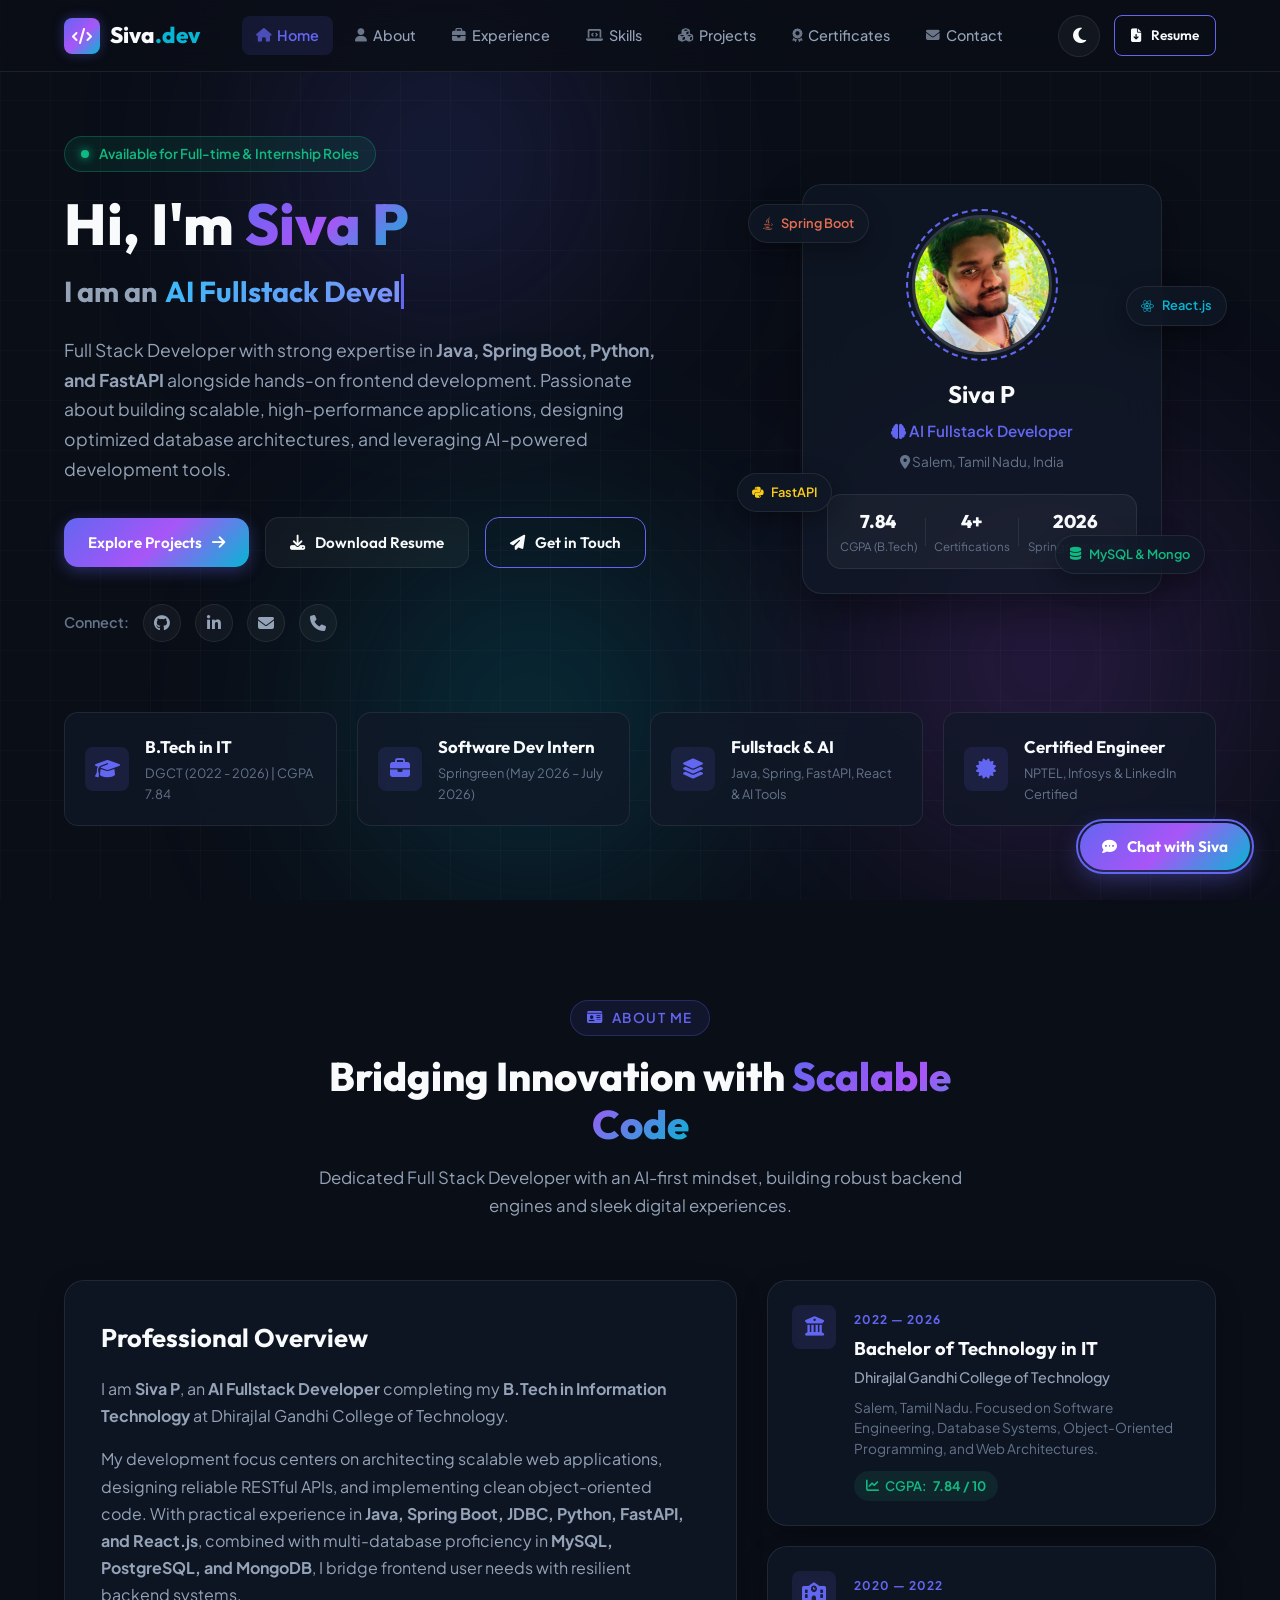
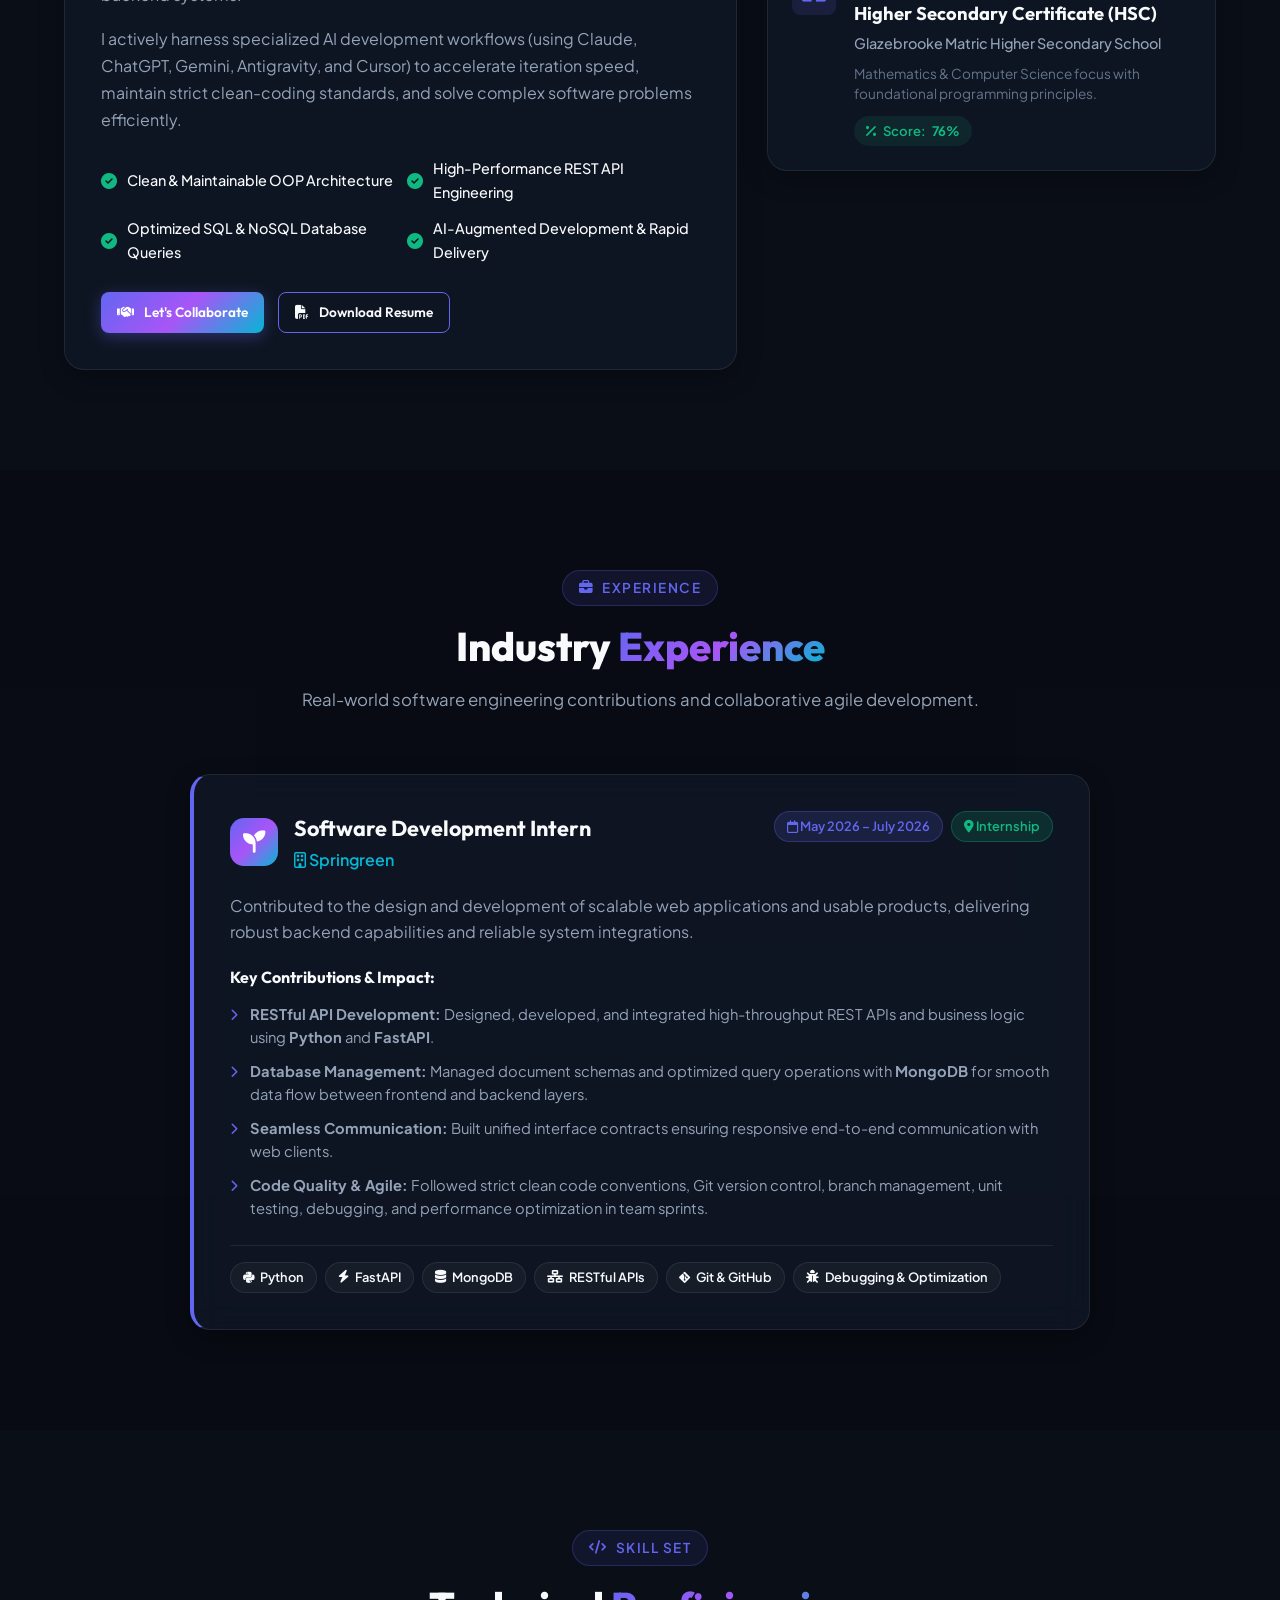
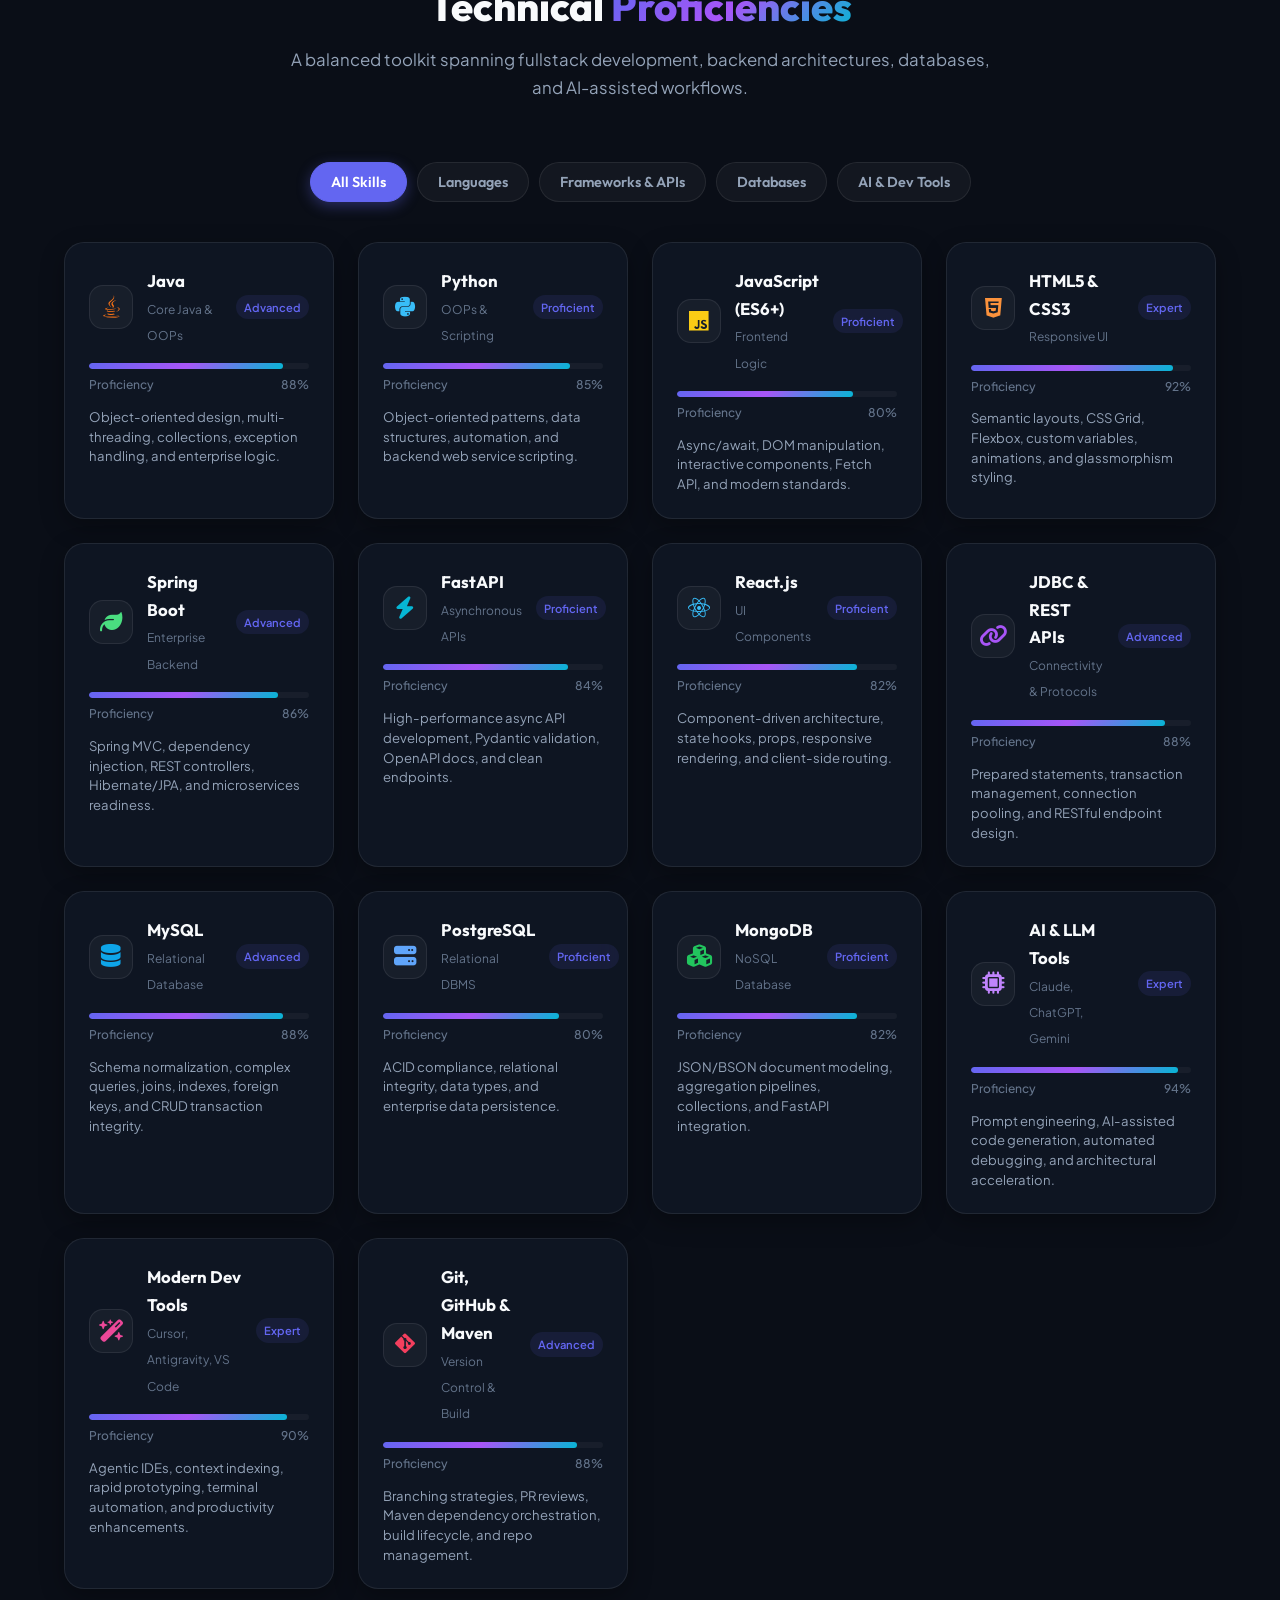
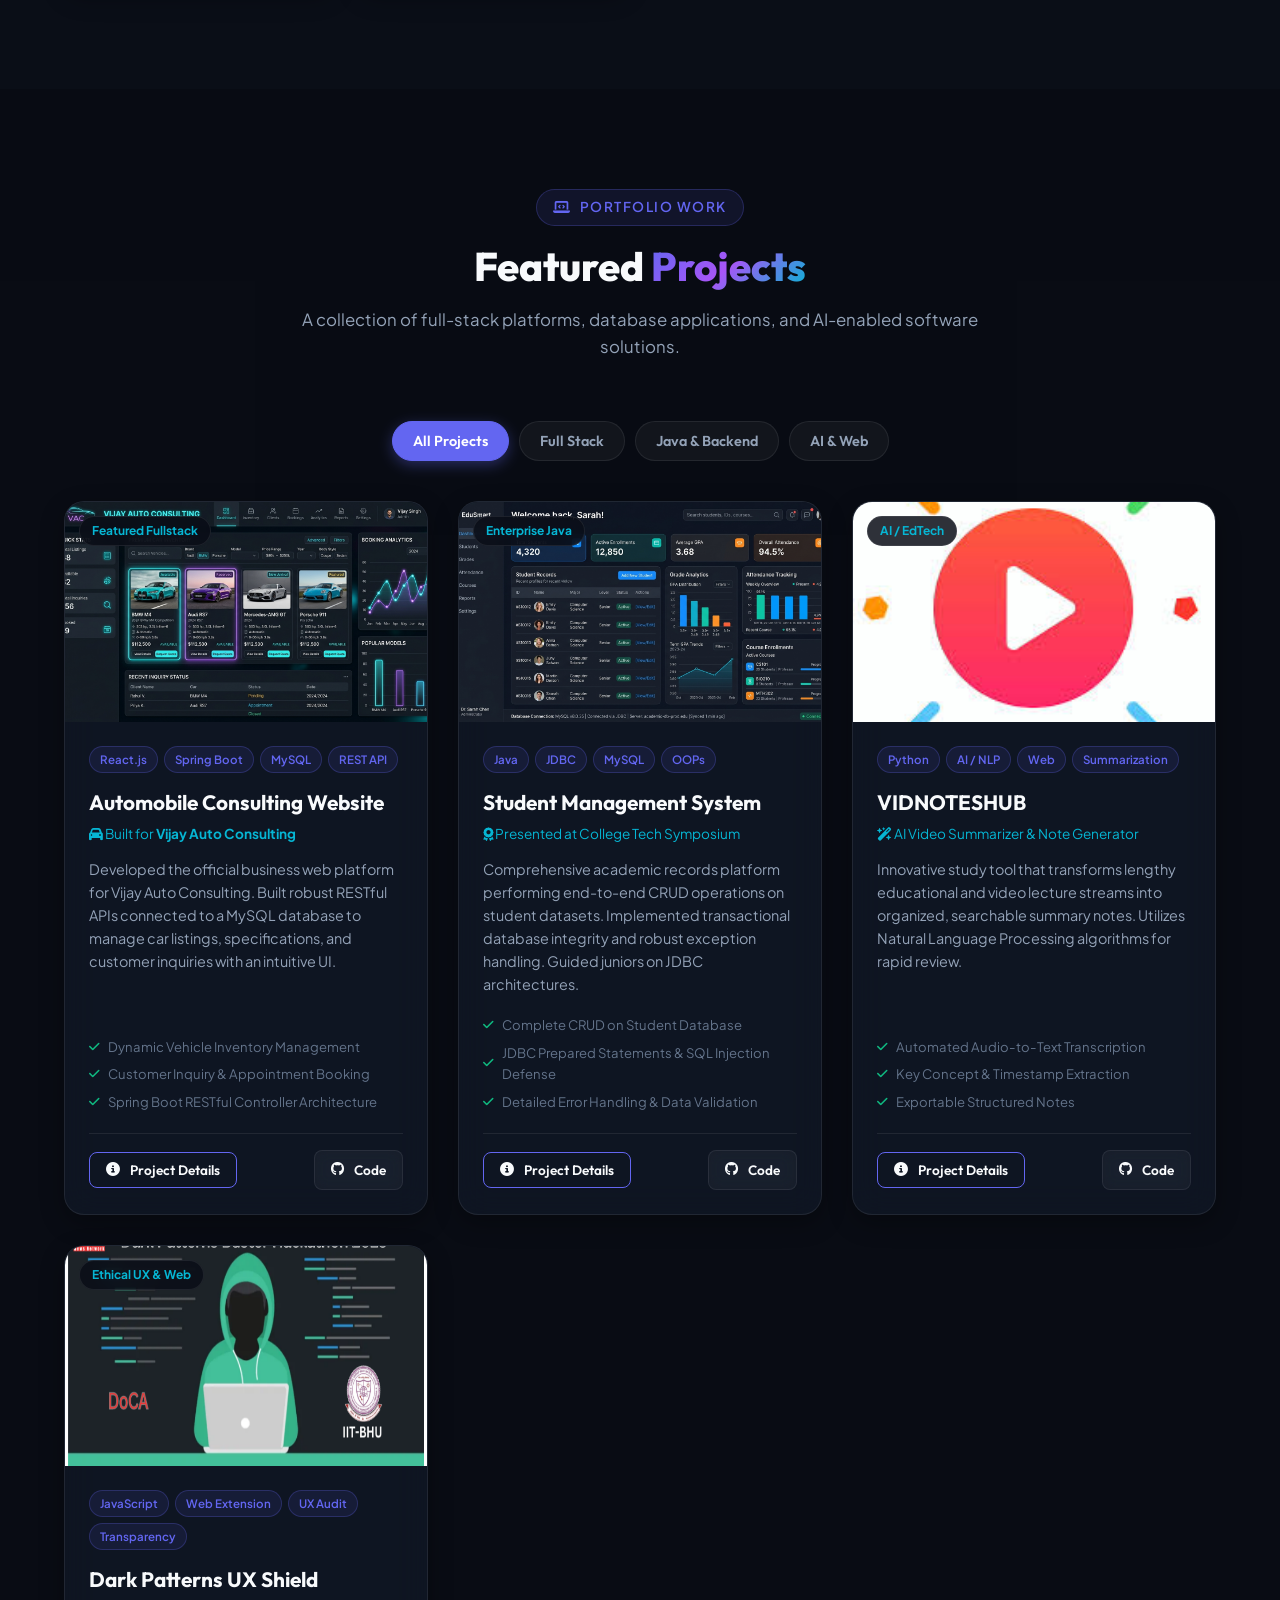
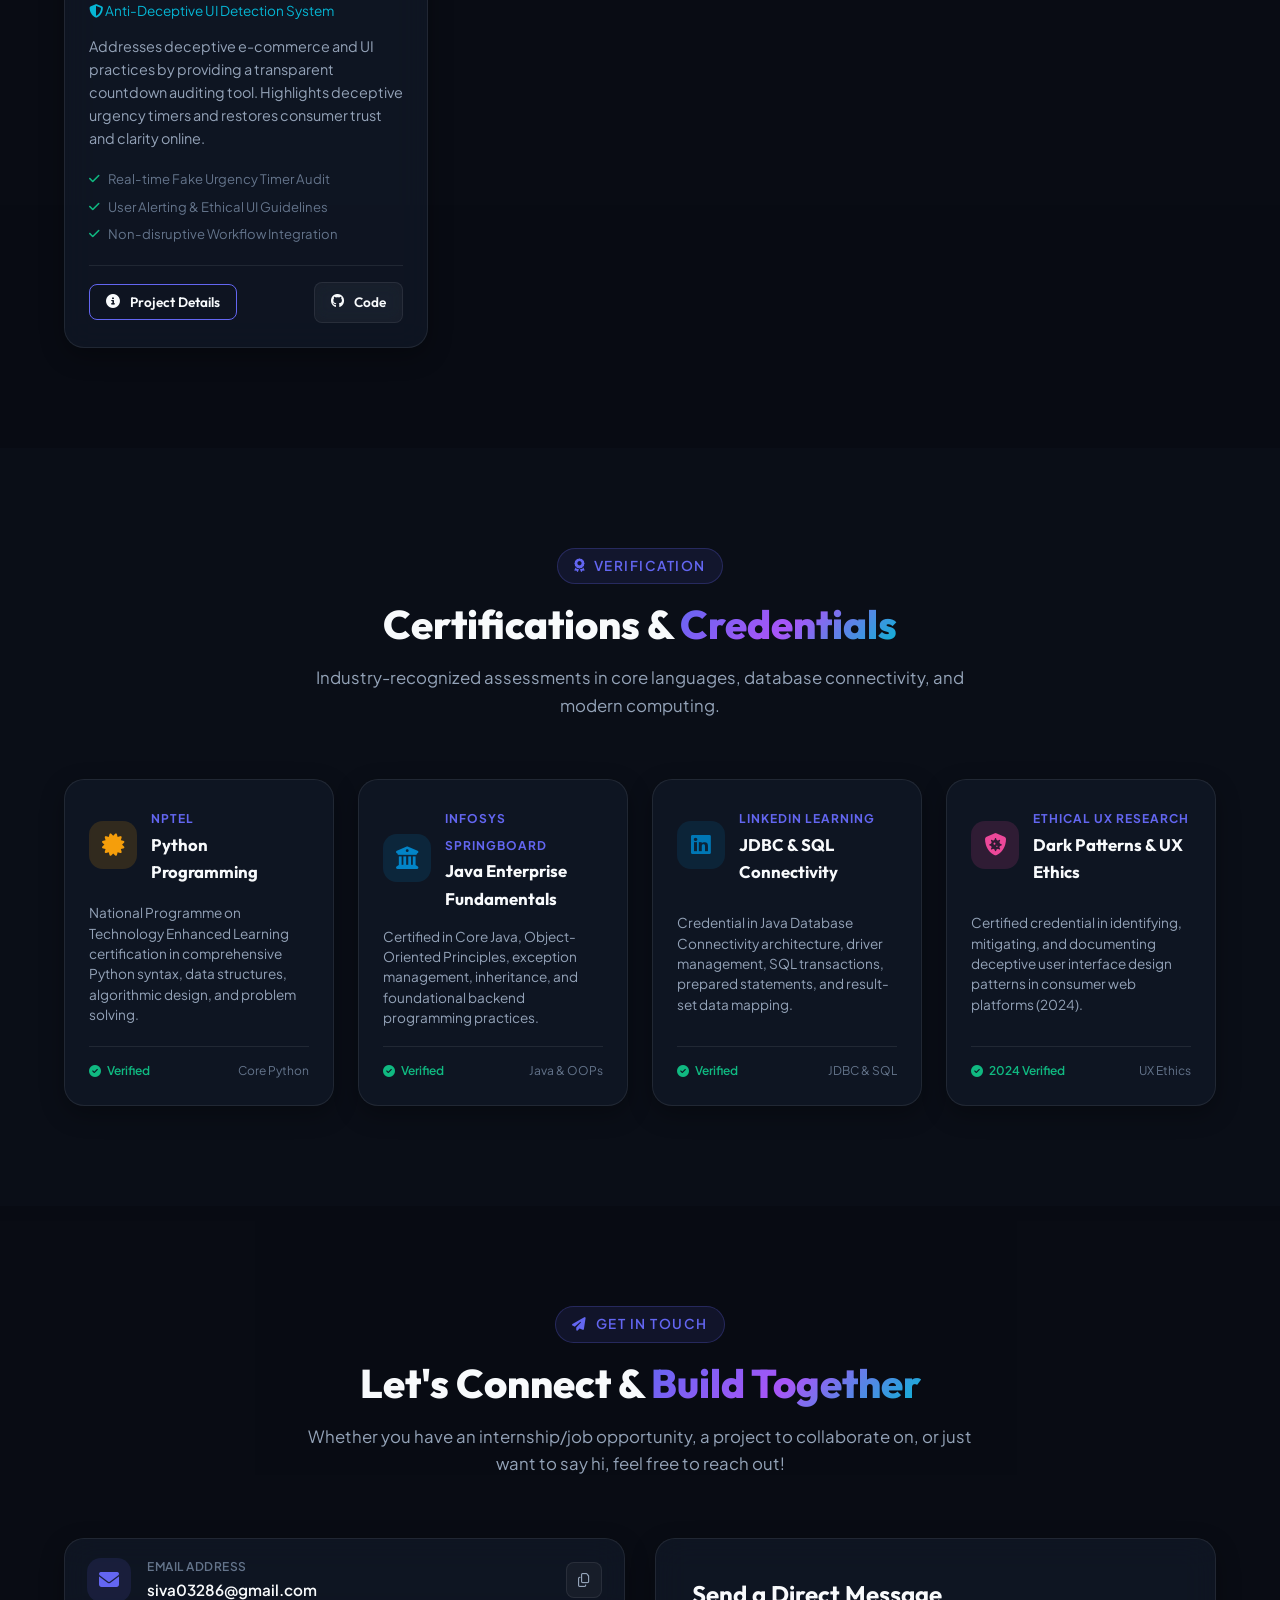
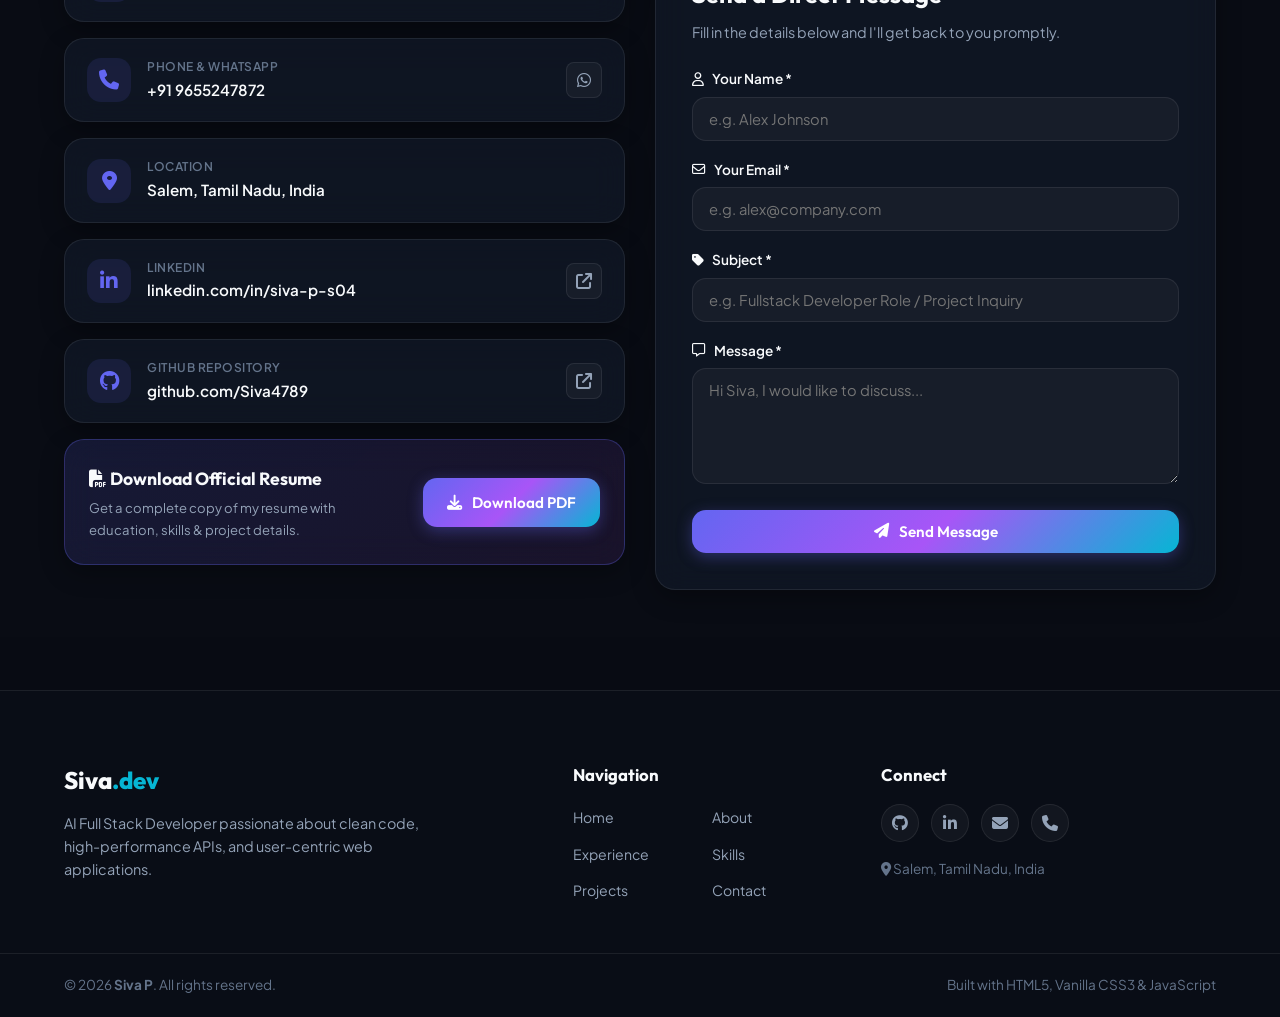
<file: sivaportfolio-main/sivaportfolio-main/index.html>
<!DOCTYPE html>
<html lang="en" data-theme="dark">
<head>
    <meta charset="UTF-8">
    <meta name="viewport" content="width=device-width, initial-scale=1.0">
    <title>Siva P | AI Full Stack Developer | Portfolio</title>
    <meta name="description" content="Portfolio of Siva P - AI Full Stack Developer specializing in Java, Spring Boot, Python, FastAPI, React, JDBC, and modern database architectures.">
    <meta name="keywords" content="Siva P, Full Stack Developer, AI Developer, Java, Spring Boot, FastAPI, React, MySQL, MongoDB, Salem India">
    <meta name="author" content="Siva P">

    <!-- Google Fonts -->
    <link rel="preconnect" href="https://fonts.googleapis.com">
    <link rel="preconnect" href="https://fonts.gstatic.com" crossorigin>
    <link href="https://fonts.googleapis.com/css2?family=Outfit:wght@300;400;500;600;700;800&family=Plus+Jakarta+Sans:wght@300;400;500;600;700;800&family=JetBrains+Mono:wght@400;500;600&display=swap" rel="stylesheet">

    <!-- Font Awesome Icons -->
    <link rel="stylesheet" href="https://cdnjs.cloudflare.com/ajax/libs/font-awesome/6.5.2/css/all.min.css" integrity="sha512-SnH5WK+bZxgPHs44uWIX+LLJAJ9/2PkPKZ5QiAj6Ta86w+fsb2TkcmfRyVX3pBnMFcV7oQPJkl9QevSCWr3W6A==" crossorigin="anonymous" referrerpolicy="no-referrer" />

    <link rel="stylesheet" href="styles.css">
</head>
<body>
    <!-- Background Animated Mesh Glows -->
    <div class="bg-mesh" aria-hidden="true">
        <div class="mesh-blob blob-1"></div>
        <div class="mesh-blob blob-2"></div>
        <div class="mesh-blob blob-3"></div>
        <div class="bg-grid"></div>
    </div>

    <!-- Header & Navigation -->
    <header id="navbar">
        <nav class="nav-container">
            <a href="#home" class="logo">
                <span class="logo-icon"><i class="fa-solid fa-code"></i></span>
                <span class="logo-text">Siva<span class="logo-accent">.dev</span></span>
            </a>

            <div class="nav-links-wrapper" id="nav-menu">
                <ul class="nav-links">
                    <li><a href="#home" class="nav-link active"><i class="fa-solid fa-house"></i> <span>Home</span></a></li>
                    <li><a href="#about" class="nav-link"><i class="fa-solid fa-user"></i> <span>About</span></a></li>
                    <li><a href="#experience" class="nav-link"><i class="fa-solid fa-briefcase"></i> <span>Experience</span></a></li>
                    <li><a href="#skills" class="nav-link"><i class="fa-solid fa-laptop-code"></i> <span>Skills</span></a></li>
                    <li><a href="#projects" class="nav-link"><i class="fa-solid fa-cubes"></i> <span>Projects</span></a></li>
                    <li><a href="#certifications" class="nav-link"><i class="fa-solid fa-award"></i> <span>Certificates</span></a></li>
                    <li><a href="#contact" class="nav-link"><i class="fa-solid fa-envelope"></i> <span>Contact</span></a></li>
                </ul>
            </div>

            <div class="nav-actions">
                <!-- Theme Switcher -->
                <button id="theme-toggle" class="icon-btn" aria-label="Toggle theme" title="Switch Theme">
                    <i class="fa-solid fa-moon"></i>
                </button>

                <!-- Direct Resume Button in Nav -->
                <a href="SIVA P RESUME.pdf" download="Siva_P_Resume.pdf" class="btn btn-outline btn-sm nav-resume-btn" target="_blank">
                    <i class="fa-solid fa-file-arrow-down"></i> <span>Resume</span>
                </a>

                <!-- Mobile Hamburger -->
                <button id="mobile-toggle" class="mobile-toggle" aria-label="Open mobile menu">
                    <span class="bar"></span>
                    <span class="bar"></span>
                    <span class="bar"></span>
                </button>
            </div>
        </nav>
    </header>

    <main>
        <!-- Hero Section -->
        <section id="home" class="hero-section">
            <div class="container hero-container">
                <div class="hero-content">
                    <div class="status-pill animate-fade-in">
                        <span class="status-dot"></span>
                        <span>Available for Full-time & Internship Roles</span>
                    </div>

                    <h1 class="hero-title animate-fade-in">
                        Hi, I'm <span class="gradient-text">Siva P</span>
                    </h1>

                    <div class="hero-subtitle-container animate-fade-in">
                        <span class="typed-prefix">I am an </span>
                        <span id="typed-text" class="typed-text gradient-accent-text"></span>
                        <span class="cursor">&nbsp;</span>
                    </div>

                    <p class="hero-desc animate-fade-in">
                        Full Stack Developer with strong expertise in <strong>Java, Spring Boot, Python, and FastAPI</strong> alongside hands-on frontend development. Passionate about building scalable, high-performance applications, designing optimized database architectures, and leveraging AI-powered development tools.
                    </p>

                    <div class="hero-cta-group animate-fade-in">
                        <a href="#projects" class="btn btn-primary">
                            <span>Explore Projects</span>
                            <i class="fa-solid fa-arrow-right"></i>
                        </a>
                        <a href="SIVA P RESUME.pdf" download="Siva_P_Resume.pdf" class="btn btn-glass" target="_blank">
                            <i class="fa-solid fa-download"></i>
                            <span>Download Resume</span>
                        </a>
                        <a href="#contact" class="btn btn-outline">
                            <i class="fa-solid fa-paper-plane"></i>
                            <span>Get in Touch</span>
                        </a>
                    </div>

                    <!-- Social Icons Strip -->
                    <div class="hero-socials animate-fade-in">
                        <span class="socials-label">Connect:</span>
                        <a href="https://github.com/Siva4789" target="_blank" rel="noopener noreferrer" class="social-icon" title="GitHub Profile">
                            <i class="fa-brands fa-github"></i>
                        </a>
                        <a href="https://www.linkedin.com/in/siva-p-s04" target="_blank" rel="noopener noreferrer" class="social-icon" title="LinkedIn Profile">
                            <i class="fa-brands fa-linkedin-in"></i>
                        </a>
                        <a href="mailto:siva03286@gmail.com" class="social-icon" title="Send Email">
                            <i class="fa-solid fa-envelope"></i>
                        </a>
                        <a href="tel:+919655247872" class="social-icon" title="Call Phone">
                            <i class="fa-solid fa-phone"></i>
                        </a>
                    </div>
                </div>

                <div class="hero-visual animate-fade-in">
                    <div class="profile-card-glow">
                        <div class="profile-card">
                            <div class="profile-img-wrap">
                                <img src="IMAGES/siva.jpg" alt="Siva P - AI Full Stack Developer" class="hero-avatar">
                                <div class="avatar-ring"></div>
                            </div>
                            <div class="profile-card-info">
                                <h3>Siva P</h3>
                                <p class="card-role"><i class="fa-solid fa-brain"></i> AI Fullstack Developer</p>
                                <div class="profile-location">
                                    <i class="fa-solid fa-location-dot"></i> Salem, Tamil Nadu, India
                                </div>
                            </div>
                            <div class="profile-card-stats">
                                <div class="stat-mini">
                                    <span class="stat-mini-val">7.84</span>
                                    <span class="stat-mini-lbl">CGPA (B.Tech)</span>
                                </div>
                                <div class="stat-mini-divider"></div>
                                <div class="stat-mini">
                                    <span class="stat-mini-val">4+</span>
                                    <span class="stat-mini-lbl">Certifications</span>
                                </div>
                                <div class="stat-mini-divider"></div>
                                <div class="stat-mini">
                                    <span class="stat-mini-val">2026</span>
                                    <span class="stat-mini-lbl">Springreen Intern</span>
                                </div>
                            </div>
                        </div>

                        <!-- Floating Tech Badges around Card -->
                        <div class="floating-badge badge-java" title="Java">
                            <i class="fa-brands fa-java"></i>
                            <span>Spring Boot</span>
                        </div>
                        <div class="floating-badge badge-react" title="React.js">
                            <i class="fa-brands fa-react"></i>
                            <span>React.js</span>
                        </div>
                        <div class="floating-badge badge-python" title="Python & FastAPI">
                            <i class="fa-brands fa-python"></i>
                            <span>FastAPI</span>
                        </div>
                        <div class="floating-badge badge-db" title="Databases">
                            <i class="fa-solid fa-database"></i>
                            <span>MySQL & Mongo</span>
                        </div>
                    </div>
                </div>
            </div>

            <!-- Quick Metrics Banner -->
            <div class="container hero-metrics-wrap">
                <div class="metrics-grid">
                    <div class="metric-card">
                        <div class="metric-icon"><i class="fa-solid fa-graduation-cap"></i></div>
                        <div class="metric-data">
                            <h4>B.Tech in IT</h4>
                            <p>DGCT (2022 - 2026) | CGPA 7.84</p>
                        </div>
                    </div>
                    <div class="metric-card">
                        <div class="metric-icon"><i class="fa-solid fa-briefcase"></i></div>
                        <div class="metric-data">
                            <h4>Software Dev Intern</h4>
                            <p>Springreen (May 2026 – July 2026)</p>
                        </div>
                    </div>
                    <div class="metric-card">
                        <div class="metric-icon"><i class="fa-solid fa-layer-group"></i></div>
                        <div class="metric-data">
                            <h4>Fullstack & AI</h4>
                            <p>Java, Spring, FastAPI, React & AI Tools</p>
                        </div>
                    </div>
                    <div class="metric-card">
                        <div class="metric-icon"><i class="fa-solid fa-certificate"></i></div>
                        <div class="metric-data">
                            <h4>Certified Engineer</h4>
                            <p>NPTEL, Infosys & LinkedIn Certified</p>
                        </div>
                    </div>
                </div>
            </div>
        </section>

        <!-- About Section -->
        <section id="about" class="section">
            <div class="container">
                <div class="section-header">
                    <span class="section-badge"><i class="fa-solid fa-id-card"></i> About Me</span>
                    <h2 class="section-title">Bridging Innovation with <span class="gradient-text">Scalable Code</span></h2>
                    <p class="section-subtitle">Dedicated Full Stack Developer with an AI-first mindset, building robust backend engines and sleek digital experiences.</p>
                </div>

                <div class="about-grid">
                    <div class="about-bio-card glass-card">
                        <h3>Professional Overview</h3>
                        <p>
                            I am <strong>Siva P</strong>, an <strong>AI Fullstack Developer</strong> completing my <strong>B.Tech in Information Technology</strong> at Dhirajlal Gandhi College of Technology.
                        </p>
                        <p>
                            My development focus centers on architecting scalable web applications, designing reliable RESTful APIs, and implementing clean object-oriented code. With practical experience in <strong>Java, Spring Boot, JDBC, Python, FastAPI, and React.js</strong>, combined with multi-database proficiency in <strong>MySQL, PostgreSQL, and MongoDB</strong>, I bridge frontend user needs with resilient backend systems.
                        </p>
                        <p>
                            I actively harness specialized AI development workflows (using Claude, ChatGPT, Gemini, Antigravity, and Cursor) to accelerate iteration speed, maintain strict clean-coding standards, and solve complex software problems efficiently.
                        </p>

                        <div class="about-highlights">
                            <div class="highlight-item">
                                <i class="fa-solid fa-circle-check"></i>
                                <span>Clean & Maintainable OOP Architecture</span>
                            </div>
                            <div class="highlight-item">
                                <i class="fa-solid fa-circle-check"></i>
                                <span>High-Performance REST API Engineering</span>
                            </div>
                            <div class="highlight-item">
                                <i class="fa-solid fa-circle-check"></i>
                                <span>Optimized SQL & NoSQL Database Queries</span>
                            </div>
                            <div class="highlight-item">
                                <i class="fa-solid fa-circle-check"></i>
                                <span>AI-Augmented Development & Rapid Delivery</span>
                            </div>
                        </div>

                        <div class="about-action-row">
                            <a href="#contact" class="btn btn-primary btn-sm"><i class="fa-solid fa-handshake"></i> Let's Collaborate</a>
                            <a href="SIVA P RESUME.pdf" download="Siva_P_Resume.pdf" class="btn btn-outline btn-sm"><i class="fa-solid fa-file-pdf"></i> Download Resume</a>
                        </div>
                    </div>

                    <!-- Education Cards Column -->
                    <div class="about-edu-column">
                        <div class="edu-card glass-card featured-edu">
                            <div class="edu-icon"><i class="fa-solid fa-university"></i></div>
                            <div class="edu-body">
                                <span class="edu-year">2022 — 2026</span>
                                <h4>Bachelor of Technology in IT</h4>
                                <h5>Dhirajlal Gandhi College of Technology</h5>
                                <p class="edu-desc">Salem, Tamil Nadu. Focused on Software Engineering, Database Systems, Object-Oriented Programming, and Web Architectures.</p>
                                <div class="edu-score-pill">
                                    <i class="fa-solid fa-chart-line"></i> CGPA: <strong>7.84 / 10</strong>
                                </div>
                            </div>
                        </div>

                        <div class="edu-card glass-card">
                            <div class="edu-icon"><i class="fa-solid fa-school"></i></div>
                            <div class="edu-body">
                                <span class="edu-year">2020 — 2022</span>
                                <h4>Higher Secondary Certificate (HSC)</h4>
                                <h5>Glazebrooke Matric Higher Secondary School</h5>
                                <p class="edu-desc">Mathematics & Computer Science focus with foundational programming principles.</p>
                                <div class="edu-score-pill">
                                    <i class="fa-solid fa-percentage"></i> Score: <strong>76%</strong>
                                </div>
                            </div>
                        </div>
                    </div>
                </div>
            </div>
        </section>

        <!-- Experience / Internship Section -->
        <section id="experience" class="section section-darker">
            <div class="container">
                <div class="section-header">
                    <span class="section-badge"><i class="fa-solid fa-briefcase"></i> Experience</span>
                    <h2 class="section-title">Industry <span class="gradient-text">Experience</span></h2>
                    <p class="section-subtitle">Real-world software engineering contributions and collaborative agile development.</p>
                </div>

                <div class="timeline-container">
                    <div class="timeline-card glass-card">
                        <div class="timeline-header">
                            <div class="timeline-title-wrap">
                                <div class="company-logo-placeholder">
                                    <i class="fa-solid fa-seedling"></i>
                                </div>
                                <div>
                                    <h3 class="timeline-role">Software Development Intern</h3>
                                    <h4 class="timeline-company"><i class="fa-regular fa-building"></i> Springreen</h4>
                                </div>
                            </div>
                            <div class="timeline-badge-group">
                                <span class="badge badge-primary"><i class="fa-regular fa-calendar"></i> May 2026 – July 2026</span>
                                <span class="badge badge-success"><i class="fa-solid fa-location-dot"></i> Internship</span>
                            </div>
                        </div>

                        <p class="timeline-intro">
                            Contributed to the design and development of scalable web applications and usable products, delivering robust backend capabilities and reliable system integrations.
                        </p>

                        <div class="timeline-responsibilities">
                            <h5>Key Contributions & Impact:</h5>
                            <ul>
                                <li>
                                    <i class="fa-solid fa-chevron-right"></i>
                                    <span><strong>RESTful API Development:</strong> Designed, developed, and integrated high-throughput REST APIs and business logic using <strong>Python</strong> and <strong>FastAPI</strong>.</span>
                                </li>
                                <li>
                                    <i class="fa-solid fa-chevron-right"></i>
                                    <span><strong>Database Management:</strong> Managed document schemas and optimized query operations with <strong>MongoDB</strong> for smooth data flow between frontend and backend layers.</span>
                                </li>
                                <li>
                                    <i class="fa-solid fa-chevron-right"></i>
                                    <span><strong>Seamless Communication:</strong> Built unified interface contracts ensuring responsive end-to-end communication with web clients.</span>
                                </li>
                                <li>
                                    <i class="fa-solid fa-chevron-right"></i>
                                    <span><strong>Code Quality & Agile:</strong> Followed strict clean code conventions, Git version control, branch management, unit testing, debugging, and performance optimization in team sprints.</span>
                                </li>
                            </ul>
                        </div>

                        <div class="timeline-tech-stack">
                            <span class="tech-tag"><i class="fa-brands fa-python"></i> Python</span>
                            <span class="tech-tag"><i class="fa-solid fa-bolt"></i> FastAPI</span>
                            <span class="tech-tag"><i class="fa-solid fa-database"></i> MongoDB</span>
                            <span class="tech-tag"><i class="fa-solid fa-network-wired"></i> RESTful APIs</span>
                            <span class="tech-tag"><i class="fa-brands fa-git-alt"></i> Git & GitHub</span>
                            <span class="tech-tag"><i class="fa-solid fa-bug"></i> Debugging & Optimization</span>
                        </div>
                    </div>
                </div>
            </div>
        </section>

        <!-- Technical Skills Section -->
        <section id="skills" class="section">
            <div class="container">
                <div class="section-header">
                    <span class="section-badge"><i class="fa-solid fa-code"></i> Skill Set</span>
                    <h2 class="section-title">Technical <span class="gradient-text">Proficiencies</span></h2>
                    <p class="section-subtitle">A balanced toolkit spanning fullstack development, backend architectures, databases, and AI-assisted workflows.</p>
                </div>

                <!-- Skill Filter Tabs -->
                <div class="skills-tab-nav" id="skill-filter-buttons">
                    <button class="skill-tab active" data-filter="all">All Skills</button>
                    <button class="skill-tab" data-filter="languages">Languages</button>
                    <button class="skill-tab" data-filter="frameworks">Frameworks & APIs</button>
                    <button class="skill-tab" data-filter="databases">Databases</button>
                    <button class="skill-tab" data-filter="tools">AI & Dev Tools</button>
                </div>

                <div class="skills-grid" id="skills-container">
                    <!-- Languages -->
                    <div class="skill-card glass-card" data-category="languages">
                        <div class="skill-card-top">
                            <div class="skill-icon icon-java"><i class="fa-brands fa-java"></i></div>
                            <div class="skill-info">
                                <h4>Java</h4>
                                <span class="skill-sub">Core Java & OOPs</span>
                            </div>
                            <span class="skill-level-badge">Advanced</span>
                        </div>
                        <div class="skill-bar-wrap">
                            <div class="skill-bar-track">
                                <div class="skill-bar-fill" style="width: 88%;"></div>
                            </div>
                            <div class="skill-percent-label"><span>Proficiency</span><span>88%</span></div>
                        </div>
                        <p class="skill-detail-txt">Object-oriented design, multi-threading, collections, exception handling, and enterprise logic.</p>
                    </div>

                    <div class="skill-card glass-card" data-category="languages">
                        <div class="skill-card-top">
                            <div class="skill-icon icon-python"><i class="fa-brands fa-python"></i></div>
                            <div class="skill-info">
                                <h4>Python</h4>
                                <span class="skill-sub">OOPs & Scripting</span>
                            </div>
                            <span class="skill-level-badge">Proficient</span>
                        </div>
                        <div class="skill-bar-wrap">
                            <div class="skill-bar-track">
                                <div class="skill-bar-fill" style="width: 85%;"></div>
                            </div>
                            <div class="skill-percent-label"><span>Proficiency</span><span>85%</span></div>
                        </div>
                        <p class="skill-detail-txt">Object-oriented patterns, data structures, automation, and backend web service scripting.</p>
                    </div>

                    <div class="skill-card glass-card" data-category="languages">
                        <div class="skill-card-top">
                            <div class="skill-icon icon-js"><i class="fa-brands fa-js"></i></div>
                            <div class="skill-info">
                                <h4>JavaScript (ES6+)</h4>
                                <span class="skill-sub">Frontend Logic</span>
                            </div>
                            <span class="skill-level-badge">Proficient</span>
                        </div>
                        <div class="skill-bar-wrap">
                            <div class="skill-bar-track">
                                <div class="skill-bar-fill" style="width: 80%;"></div>
                            </div>
                            <div class="skill-percent-label"><span>Proficiency</span><span>80%</span></div>
                        </div>
                        <p class="skill-detail-txt">Async/await, DOM manipulation, interactive components, Fetch API, and modern standards.</p>
                    </div>

                    <div class="skill-card glass-card" data-category="languages">
                        <div class="skill-card-top">
                            <div class="skill-icon icon-html"><i class="fa-brands fa-html5"></i></div>
                            <div class="skill-info">
                                <h4>HTML5 & CSS3</h4>
                                <span class="skill-sub">Responsive UI</span>
                            </div>
                            <span class="skill-level-badge">Expert</span>
                        </div>
                        <div class="skill-bar-wrap">
                            <div class="skill-bar-track">
                                <div class="skill-bar-fill" style="width: 92%;"></div>
                            </div>
                            <div class="skill-percent-label"><span>Proficiency</span><span>92%</span></div>
                        </div>
                        <p class="skill-detail-txt">Semantic layouts, CSS Grid, Flexbox, custom variables, animations, and glassmorphism styling.</p>
                    </div>

                    <!-- Frameworks & APIs -->
                    <div class="skill-card glass-card" data-category="frameworks">
                        <div class="skill-card-top">
                            <div class="skill-icon icon-spring"><i class="fa-solid fa-leaf"></i></div>
                            <div class="skill-info">
                                <h4>Spring Boot</h4>
                                <span class="skill-sub">Enterprise Backend</span>
                            </div>
                            <span class="skill-level-badge">Advanced</span>
                        </div>
                        <div class="skill-bar-wrap">
                            <div class="skill-bar-track">
                                <div class="skill-bar-fill" style="width: 86%;"></div>
                            </div>
                            <div class="skill-percent-label"><span>Proficiency</span><span>86%</span></div>
                        </div>
                        <p class="skill-detail-txt">Spring MVC, dependency injection, REST controllers, Hibernate/JPA, and microservices readiness.</p>
                    </div>

                    <div class="skill-card glass-card" data-category="frameworks">
                        <div class="skill-card-top">
                            <div class="skill-icon icon-fastapi"><i class="fa-solid fa-bolt"></i></div>
                            <div class="skill-info">
                                <h4>FastAPI</h4>
                                <span class="skill-sub">Asynchronous APIs</span>
                            </div>
                            <span class="skill-level-badge">Proficient</span>
                        </div>
                        <div class="skill-bar-wrap">
                            <div class="skill-bar-track">
                                <div class="skill-bar-fill" style="width: 84%;"></div>
                            </div>
                            <div class="skill-percent-label"><span>Proficiency</span><span>84%</span></div>
                        </div>
                        <p class="skill-detail-txt">High-performance async API development, Pydantic validation, OpenAPI docs, and clean endpoints.</p>
                    </div>

                    <div class="skill-card glass-card" data-category="frameworks">
                        <div class="skill-card-top">
                            <div class="skill-icon icon-react"><i class="fa-brands fa-react"></i></div>
                            <div class="skill-info">
                                <h4>React.js</h4>
                                <span class="skill-sub">UI Components</span>
                            </div>
                            <span class="skill-level-badge">Proficient</span>
                        </div>
                        <div class="skill-bar-wrap">
                            <div class="skill-bar-track">
                                <div class="skill-bar-fill" style="width: 82%;"></div>
                            </div>
                            <div class="skill-percent-label"><span>Proficiency</span><span>82%</span></div>
                        </div>
                        <p class="skill-detail-txt">Component-driven architecture, state hooks, props, responsive rendering, and client-side routing.</p>
                    </div>

                    <div class="skill-card glass-card" data-category="frameworks">
                        <div class="skill-card-top">
                            <div class="skill-icon icon-jdbc"><i class="fa-solid fa-link"></i></div>
                            <div class="skill-info">
                                <h4>JDBC & REST APIs</h4>
                                <span class="skill-sub">Connectivity & Protocols</span>
                            </div>
                            <span class="skill-level-badge">Advanced</span>
                        </div>
                        <div class="skill-bar-wrap">
                            <div class="skill-bar-track">
                                <div class="skill-bar-fill" style="width: 88%;"></div>
                            </div>
                            <div class="skill-percent-label"><span>Proficiency</span><span>88%</span></div>
                        </div>
                        <p class="skill-detail-txt">Prepared statements, transaction management, connection pooling, and RESTful endpoint design.</p>
                    </div>

                    <!-- Databases -->
                    <div class="skill-card glass-card" data-category="databases">
                        <div class="skill-card-top">
                            <div class="skill-icon icon-mysql"><i class="fa-solid fa-database"></i></div>
                            <div class="skill-info">
                                <h4>MySQL</h4>
                                <span class="skill-sub">Relational Database</span>
                            </div>
                            <span class="skill-level-badge">Advanced</span>
                        </div>
                        <div class="skill-bar-wrap">
                            <div class="skill-bar-track">
                                <div class="skill-bar-fill" style="width: 88%;"></div>
                            </div>
                            <div class="skill-percent-label"><span>Proficiency</span><span>88%</span></div>
                        </div>
                        <p class="skill-detail-txt">Schema normalization, complex queries, joins, indexes, foreign keys, and CRUD transaction integrity.</p>
                    </div>

                    <div class="skill-card glass-card" data-category="databases">
                        <div class="skill-card-top">
                            <div class="skill-icon icon-postgres"><i class="fa-solid fa-server"></i></div>
                            <div class="skill-info">
                                <h4>PostgreSQL</h4>
                                <span class="skill-sub">Relational DBMS</span>
                            </div>
                            <span class="skill-level-badge">Proficient</span>
                        </div>
                        <div class="skill-bar-wrap">
                            <div class="skill-bar-track">
                                <div class="skill-bar-fill" style="width: 80%;"></div>
                            </div>
                            <div class="skill-percent-label"><span>Proficiency</span><span>80%</span></div>
                        </div>
                        <p class="skill-detail-txt">ACID compliance, relational integrity, data types, and enterprise data persistence.</p>
                    </div>

                    <div class="skill-card glass-card" data-category="databases">
                        <div class="skill-card-top">
                            <div class="skill-icon icon-mongo"><i class="fa-solid fa-cubes"></i></div>
                            <div class="skill-info">
                                <h4>MongoDB</h4>
                                <span class="skill-sub">NoSQL Database</span>
                            </div>
                            <span class="skill-level-badge">Proficient</span>
                        </div>
                        <div class="skill-bar-wrap">
                            <div class="skill-bar-track">
                                <div class="skill-bar-fill" style="width: 82%;"></div>
                            </div>
                            <div class="skill-percent-label"><span>Proficiency</span><span>82%</span></div>
                        </div>
                        <p class="skill-detail-txt">JSON/BSON document modeling, aggregation pipelines, collections, and FastAPI integration.</p>
                    </div>

                    <!-- AI & Specialized Tools -->
                    <div class="skill-card glass-card" data-category="tools">
                        <div class="skill-card-top">
                            <div class="skill-icon icon-ai"><i class="fa-solid fa-microchip"></i></div>
                            <div class="skill-info">
                                <h4>AI & LLM Tools</h4>
                                <span class="skill-sub">Claude, ChatGPT, Gemini</span>
                            </div>
                            <span class="skill-level-badge">Expert</span>
                        </div>
                        <div class="skill-bar-wrap">
                            <div class="skill-bar-track">
                                <div class="skill-bar-fill" style="width: 94%;"></div>
                            </div>
                            <div class="skill-percent-label"><span>Proficiency</span><span>94%</span></div>
                        </div>
                        <p class="skill-detail-txt">Prompt engineering, AI-assisted code generation, automated debugging, and architectural acceleration.</p>
                    </div>

                    <div class="skill-card glass-card" data-category="tools">
                        <div class="skill-card-top">
                            <div class="skill-icon icon-ide"><i class="fa-solid fa-wand-magic-sparkles"></i></div>
                            <div class="skill-info">
                                <h4>Modern Dev Tools</h4>
                                <span class="skill-sub">Cursor, Antigravity, VS Code</span>
                            </div>
                            <span class="skill-level-badge">Expert</span>
                        </div>
                        <div class="skill-bar-wrap">
                            <div class="skill-bar-track">
                                <div class="skill-bar-fill" style="width: 90%;"></div>
                            </div>
                            <div class="skill-percent-label"><span>Proficiency</span><span>90%</span></div>
                        </div>
                        <p class="skill-detail-txt">Agentic IDEs, context indexing, rapid prototyping, terminal automation, and productivity enhancements.</p>
                    </div>

                    <div class="skill-card glass-card" data-category="tools">
                        <div class="skill-card-top">
                            <div class="skill-icon icon-git"><i class="fa-brands fa-git-alt"></i></div>
                            <div class="skill-info">
                                <h4>Git, GitHub & Maven</h4>
                                <span class="skill-sub">Version Control & Build</span>
                            </div>
                            <span class="skill-level-badge">Advanced</span>
                        </div>
                        <div class="skill-bar-wrap">
                            <div class="skill-bar-track">
                                <div class="skill-bar-fill" style="width: 88%;"></div>
                            </div>
                            <div class="skill-percent-label"><span>Proficiency</span><span>88%</span></div>
                        </div>
                        <p class="skill-detail-txt">Branching strategies, PR reviews, Maven dependency orchestration, build lifecycle, and repo management.</p>
                    </div>
                </div>
            </div>
        </section>

        <!-- Projects Showcase Section -->
        <section id="projects" class="section section-darker">
            <div class="container">
                <div class="section-header">
                    <span class="section-badge"><i class="fa-solid fa-laptop-code"></i> Portfolio Work</span>
                    <h2 class="section-title">Featured <span class="gradient-text">Projects</span></h2>
                    <p class="section-subtitle">A collection of full-stack platforms, database applications, and AI-enabled software solutions.</p>
                </div>

                <!-- Project Filters -->
                <div class="project-filter-nav" id="project-filters">
                    <button class="filter-btn active" data-filter="all">All Projects</button>
                    <button class="filter-btn" data-filter="fullstack">Full Stack</button>
                    <button class="filter-btn" data-filter="backend">Java & Backend</button>
                    <button class="filter-btn" data-filter="ai-web">AI & Web</button>
                </div>

                <div class="projects-grid">
                    <!-- Project 1: Automobile Consulting Website -->
                    <div class="project-card glass-card" data-category="fullstack">
                        <div class="project-img-wrapper">
                            <img src="IMAGES/vijay_auto.jpg" alt="Automobile Consulting Website - Vijay Auto Consulting" class="project-img">
                            <div class="project-badge">Featured Fullstack</div>
                            <div class="project-overlay">
                                <button class="btn btn-sm btn-primary modal-trigger" data-modal="modal-auto">
                                    <i class="fa-solid fa-eye"></i> Quick View
                                </button>
                            </div>
                        </div>
                        <div class="project-body">
                            <div class="project-tags">
                                <span class="tag">React.js</span>
                                <span class="tag">Spring Boot</span>
                                <span class="tag">MySQL</span>
                                <span class="tag">REST API</span>
                            </div>
                            <h3 class="project-title">Automobile Consulting Website</h3>
                            <p class="project-subtitle-comp"><i class="fa-solid fa-car"></i> Built for <strong>Vijay Auto Consulting</strong></p>
                            <p class="project-desc">
                                Developed the official business web platform for Vijay Auto Consulting. Built robust RESTful APIs connected to a MySQL database to manage car listings, specifications, and customer inquiries with an intuitive UI.
                            </p>
                            <div class="project-features-list">
                                <span><i class="fa-solid fa-check"></i> Dynamic Vehicle Inventory Management</span>
                                <span><i class="fa-solid fa-check"></i> Customer Inquiry & Appointment Booking</span>
                                <span><i class="fa-solid fa-check"></i> Spring Boot RESTful Controller Architecture</span>
                            </div>
                            <div class="project-footer">
                                <button class="btn btn-outline btn-sm modal-trigger" data-modal="modal-auto">
                                    <i class="fa-solid fa-circle-info"></i> Project Details
                                </button>
                                <a href="https://github.com/Siva4789" target="_blank" rel="noopener noreferrer" class="btn btn-glass btn-sm" title="View Source on GitHub">
                                    <i class="fa-brands fa-github"></i> Code
                                </a>
                            </div>
                        </div>
                    </div>

                    <!-- Project 2: Student Management System -->
                    <div class="project-card glass-card" data-category="backend">
                        <div class="project-img-wrapper">
                            <img src="IMAGES/student_mgmt.jpg" alt="Student Management System" class="project-img">
                            <div class="project-badge">Enterprise Java</div>
                            <div class="project-overlay">
                                <button class="btn btn-sm btn-primary modal-trigger" data-modal="modal-student">
                                    <i class="fa-solid fa-eye"></i> Quick View
                                </button>
                            </div>
                        </div>
                        <div class="project-body">
                            <div class="project-tags">
                                <span class="tag">Java</span>
                                <span class="tag">JDBC</span>
                                <span class="tag">MySQL</span>
                                <span class="tag">OOPs</span>
                            </div>
                            <h3 class="project-title">Student Management System</h3>
                            <p class="project-subtitle-comp"><i class="fa-solid fa-award"></i> Presented at College Tech Symposium</p>
                            <p class="project-desc">
                                Comprehensive academic records platform performing end-to-end CRUD operations on student datasets. Implemented transactional database integrity and robust exception handling. Guided juniors on JDBC architectures.
                            </p>
                            <div class="project-features-list">
                                <span><i class="fa-solid fa-check"></i> Complete CRUD on Student Database</span>
                                <span><i class="fa-solid fa-check"></i> JDBC Prepared Statements & SQL Injection Defense</span>
                                <span><i class="fa-solid fa-check"></i> Detailed Error Handling & Data Validation</span>
                            </div>
                            <div class="project-footer">
                                <button class="btn btn-outline btn-sm modal-trigger" data-modal="modal-student">
                                    <i class="fa-solid fa-circle-info"></i> Project Details
                                </button>
                                <a href="https://github.com/Siva4789" target="_blank" rel="noopener noreferrer" class="btn btn-glass btn-sm" title="View Source on GitHub">
                                    <i class="fa-brands fa-github"></i> Code
                                </a>
                            </div>
                        </div>
                    </div>

                    <!-- Project 3: VIDNOTESHUB -->
                    <div class="project-card glass-card" data-category="ai-web">
                        <div class="project-img-wrapper">
                            <img src="IMAGES/VIDNOTES.jpeg" alt="VIDNOTESHUB - Video Summarizer" class="project-img">
                            <div class="project-badge">AI / EdTech</div>
                            <div class="project-overlay">
                                <button class="btn btn-sm btn-primary modal-trigger" data-modal="modal-vidnotes">
                                    <i class="fa-solid fa-eye"></i> Quick View
                                </button>
                            </div>
                        </div>
                        <div class="project-body">
                            <div class="project-tags">
                                <span class="tag">Python</span>
                                <span class="tag">AI / NLP</span>
                                <span class="tag">Web</span>
                                <span class="tag">Summarization</span>
                            </div>
                            <h3 class="project-title">VIDNOTESHUB</h3>
                            <p class="project-subtitle-comp"><i class="fa-solid fa-wand-magic-sparkles"></i> AI Video Summarizer & Note Generator</p>
                            <p class="project-desc">
                                Innovative study tool that transforms lengthy educational and video lecture streams into organized, searchable summary notes. Utilizes Natural Language Processing algorithms for rapid review.
                            </p>
                            <div class="project-features-list">
                                <span><i class="fa-solid fa-check"></i> Automated Audio-to-Text Transcription</span>
                                <span><i class="fa-solid fa-check"></i> Key Concept & Timestamp Extraction</span>
                                <span><i class="fa-solid fa-check"></i> Exportable Structured Notes</span>
                            </div>
                            <div class="project-footer">
                                <button class="btn btn-outline btn-sm modal-trigger" data-modal="modal-vidnotes">
                                    <i class="fa-solid fa-circle-info"></i> Project Details
                                </button>
                                <a href="https://github.com/Siva4789" target="_blank" rel="noopener noreferrer" class="btn btn-glass btn-sm" title="View Source on GitHub">
                                    <i class="fa-brands fa-github"></i> Code
                                </a>
                            </div>
                        </div>
                    </div>

                    <!-- Project 4: Dark Patterns Protection -->
                    <div class="project-card glass-card" data-category="ai-web">
                        <div class="project-img-wrapper">
                            <img src="IMAGES/Dark patterns.png" alt="Dark Patterns Detection & Transparency Timer" class="project-img">
                            <div class="project-badge">Ethical UX & Web</div>
                            <div class="project-overlay">
                                <button class="btn btn-sm btn-primary modal-trigger" data-modal="modal-darkpatterns">
                                    <i class="fa-solid fa-eye"></i> Quick View
                                </button>
                            </div>
                        </div>
                        <div class="project-body">
                            <div class="project-tags">
                                <span class="tag">JavaScript</span>
                                <span class="tag">Web Extension</span>
                                <span class="tag">UX Audit</span>
                                <span class="tag">Transparency</span>
                            </div>
                            <h3 class="project-title">Dark Patterns UX Shield</h3>
                            <p class="project-subtitle-comp"><i class="fa-solid fa-shield-halved"></i> Anti-Deceptive UI Detection System</p>
                            <p class="project-desc">
                                Addresses deceptive e-commerce and UI practices by providing a transparent countdown auditing tool. Highlights deceptive urgency timers and restores consumer trust and clarity online.
                            </p>
                            <div class="project-features-list">
                                <span><i class="fa-solid fa-check"></i> Real-time Fake Urgency Timer Audit</span>
                                <span><i class="fa-solid fa-check"></i> User Alerting & Ethical UI Guidelines</span>
                                <span><i class="fa-solid fa-check"></i> Non-disruptive Workflow Integration</span>
                            </div>
                            <div class="project-footer">
                                <button class="btn btn-outline btn-sm modal-trigger" data-modal="modal-darkpatterns">
                                    <i class="fa-solid fa-circle-info"></i> Project Details
                                </button>
                                <a href="https://github.com/Siva4789" target="_blank" rel="noopener noreferrer" class="btn btn-glass btn-sm" title="View Source on GitHub">
                                    <i class="fa-brands fa-github"></i> Code
                                </a>
                            </div>
                        </div>
                    </div>
                </div>
            </div>
        </section>

        <!-- Certifications Section -->
        <section id="certifications" class="section">
            <div class="container">
                <div class="section-header">
                    <span class="section-badge"><i class="fa-solid fa-award"></i> Verification</span>
                    <h2 class="section-title">Certifications & <span class="gradient-text">Credentials</span></h2>
                    <p class="section-subtitle">Industry-recognized assessments in core languages, database connectivity, and modern computing.</p>
                </div>

                <div class="certs-grid">
                    <div class="cert-card glass-card">
                        <div class="cert-header">
                            <div class="cert-icon icon-nptel"><i class="fa-solid fa-certificate"></i></div>
                            <div class="cert-meta">
                                <span class="cert-issuer">NPTEL</span>
                                <h4>Python Programming</h4>
                            </div>
                        </div>
                        <p class="cert-desc">National Programme on Technology Enhanced Learning certification in comprehensive Python syntax, data structures, algorithmic design, and problem solving.</p>
                        <div class="cert-footer">
                            <span class="cert-badge"><i class="fa-solid fa-circle-check"></i> Verified</span>
                            <span class="cert-topic">Core Python</span>
                        </div>
                    </div>

                    <div class="cert-card glass-card">
                        <div class="cert-header">
                            <div class="cert-icon icon-infosys"><i class="fa-solid fa-building-columns"></i></div>
                            <div class="cert-meta">
                                <span class="cert-issuer">INFOSYS Springboard</span>
                                <h4>Java Enterprise Fundamentals</h4>
                            </div>
                        </div>
                        <p class="cert-desc">Certified in Core Java, Object-Oriented Principles, exception management, inheritance, and foundational backend programming practices.</p>
                        <div class="cert-footer">
                            <span class="cert-badge"><i class="fa-solid fa-circle-check"></i> Verified</span>
                            <span class="cert-topic">Java & OOPs</span>
                        </div>
                    </div>

                    <div class="cert-card glass-card">
                        <div class="cert-header">
                            <div class="cert-icon icon-linkedin"><i class="fa-brands fa-linkedin"></i></div>
                            <div class="cert-meta">
                                <span class="cert-issuer">LinkedIn Learning</span>
                                <h4>JDBC & SQL Connectivity</h4>
                            </div>
                        </div>
                        <p class="cert-desc">Credential in Java Database Connectivity architecture, driver management, SQL transactions, prepared statements, and result-set data mapping.</p>
                        <div class="cert-footer">
                            <span class="cert-badge"><i class="fa-solid fa-circle-check"></i> Verified</span>
                            <span class="cert-topic">JDBC & SQL</span>
                        </div>
                    </div>

                    <div class="cert-card glass-card">
                        <div class="cert-header">
                            <div class="cert-icon icon-darkpatterns"><i class="fa-solid fa-shield-virus"></i></div>
                            <div class="cert-meta">
                                <span class="cert-issuer">Ethical UX Research</span>
                                <h4>Dark Patterns & UX Ethics</h4>
                            </div>
                        </div>
                        <p class="cert-desc">Certified credential in identifying, mitigating, and documenting deceptive user interface design patterns in consumer web platforms (2024).</p>
                        <div class="cert-footer">
                            <span class="cert-badge"><i class="fa-solid fa-circle-check"></i> 2024 Verified</span>
                            <span class="cert-topic">UX Ethics</span>
                        </div>
                    </div>
                </div>
            </div>
        </section>

        <!-- Contact Section -->
        <section id="contact" class="section section-darker">
            <div class="container">
                <div class="section-header">
                    <span class="section-badge"><i class="fa-solid fa-paper-plane"></i> Get In Touch</span>
                    <h2 class="section-title">Let's Connect & <span class="gradient-text">Build Together</span></h2>
                    <p class="section-subtitle">Whether you have an internship/job opportunity, a project to collaborate on, or just want to say hi, feel free to reach out!</p>
                </div>

                <div class="contact-layout">
                    <!-- Left: Contact Details -->
                    <div class="contact-info-cards">
                        <div class="contact-card glass-card">
                            <div class="contact-card-icon"><i class="fa-solid fa-envelope"></i></div>
                            <div class="contact-card-text">
                                <span class="contact-label">Email Address</span>
                                <a href="mailto:siva03286@gmail.com" class="contact-val">siva03286@gmail.com</a>
                            </div>
                            <button class="copy-btn" id="copy-email-btn" title="Copy email address" onclick="copyToClipboard('siva03286@gmail.com', 'Email copied!')">
                                <i class="fa-regular fa-copy"></i>
                            </button>
                        </div>

                        <div class="contact-card glass-card">
                            <div class="contact-card-icon"><i class="fa-solid fa-phone"></i></div>
                            <div class="contact-card-text">
                                <span class="contact-label">Phone & WhatsApp</span>
                                <a href="tel:+919655247872" class="contact-val">+91 9655247872</a>
                            </div>
                            <a href="https://wa.me/919655247872" target="_blank" rel="noopener noreferrer" class="chat-direct-btn" title="Chat on WhatsApp">
                                <i class="fa-brands fa-whatsapp"></i>
                            </a>
                        </div>

                        <div class="contact-card glass-card">
                            <div class="contact-card-icon"><i class="fa-solid fa-location-dot"></i></div>
                            <div class="contact-card-text">
                                <span class="contact-label">Location</span>
                                <span class="contact-val">Salem, Tamil Nadu, India</span>
                            </div>
                        </div>

                        <div class="contact-card glass-card">
                            <div class="contact-card-icon"><i class="fa-brands fa-linkedin-in"></i></div>
                            <div class="contact-card-text">
                                <span class="contact-label">LinkedIn</span>
                                <a href="https://www.linkedin.com/in/siva-p-s04" target="_blank" rel="noopener noreferrer" class="contact-val">linkedin.com/in/siva-p-s04</a>
                            </div>
                            <a href="https://www.linkedin.com/in/siva-p-s04" target="_blank" rel="noopener noreferrer" class="chat-direct-btn">
                                <i class="fa-solid fa-arrow-up-right-from-square"></i>
                            </a>
                        </div>

                        <div class="contact-card glass-card">
                            <div class="contact-card-icon"><i class="fa-brands fa-github"></i></div>
                            <div class="contact-card-text">
                                <span class="contact-label">GitHub Repository</span>
                                <a href="https://github.com/Siva4789" target="_blank" rel="noopener noreferrer" class="contact-val">github.com/Siva4789</a>
                            </div>
                            <a href="https://github.com/Siva4789" target="_blank" rel="noopener noreferrer" class="chat-direct-btn">
                                <i class="fa-solid fa-arrow-up-right-from-square"></i>
                            </a>
                        </div>

                        <!-- Resume Download Big Card -->
                        <div class="resume-download-banner glass-card">
                            <div class="resume-banner-content">
                                <h4><i class="fa-solid fa-file-pdf"></i> Download Official Resume</h4>
                                <p>Get a complete copy of my resume with education, skills & project details.</p>
                            </div>
                            <a href="SIVA P RESUME.pdf" download="Siva_P_Resume.pdf" class="btn btn-primary" target="_blank">
                                <i class="fa-solid fa-download"></i> Download PDF
                            </a>
                        </div>
                    </div>

                    <!-- Right: Contact Form -->
                    <div class="contact-form-card glass-card">
                        <h3>Send a Direct Message</h3>
                        <p class="form-intro">Fill in the details below and I'll get back to you promptly.</p>
                        
                        <form id="portfolio-contact-form">
                            <div class="form-group">
                                <label for="form-name"><i class="fa-regular fa-user"></i> Your Name *</label>
                                <input type="text" id="form-name" placeholder="e.g. Alex Johnson" required>
                            </div>

                            <div class="form-group">
                                <label for="form-email"><i class="fa-regular fa-envelope"></i> Your Email *</label>
                                <input type="email" id="form-email" placeholder="e.g. alex@company.com" required>
                            </div>

                            <div class="form-group">
                                <label for="form-subject"><i class="fa-solid fa-tag"></i> Subject *</label>
                                <input type="text" id="form-subject" placeholder="e.g. Fullstack Developer Role / Project Inquiry" required>
                            </div>

                            <div class="form-group">
                                <label for="form-message"><i class="fa-regular fa-message"></i> Message *</label>
                                <textarea id="form-message" rows="5" placeholder="Hi Siva, I would like to discuss..." required></textarea>
                            </div>

                            <button type="submit" class="btn btn-primary btn-block" id="form-submit-btn">
                                <i class="fa-solid fa-paper-plane"></i>
                                <span>Send Message</span>
                            </button>
                        </form>
                    </div>
                </div>
            </div>
        </section>
    </main>

    <!-- Footer -->
    <footer class="site-footer">
        <div class="container footer-content">
            <div class="footer-left">
                <a href="#home" class="footer-logo">
                    <span>Siva<span class="logo-accent">.dev</span></span>
                </a>
                <p class="footer-bio">AI Full Stack Developer passionate about clean code, high-performance APIs, and user-centric web applications.</p>
            </div>

            <div class="footer-links">
                <h5>Navigation</h5>
                <ul>
                    <li><a href="#home">Home</a></li>
                    <li><a href="#about">About</a></li>
                    <li><a href="#experience">Experience</a></li>
                    <li><a href="#skills">Skills</a></li>
                    <li><a href="#projects">Projects</a></li>
                    <li><a href="#contact">Contact</a></li>
                </ul>
            </div>

            <div class="footer-socials">
                <h5>Connect</h5>
                <div class="footer-social-icons">
                    <a href="https://github.com/Siva4789" target="_blank" rel="noopener noreferrer" aria-label="GitHub"><i class="fa-brands fa-github"></i></a>
                    <a href="https://www.linkedin.com/in/siva-p-s04" target="_blank" rel="noopener noreferrer" aria-label="LinkedIn"><i class="fa-brands fa-linkedin-in"></i></a>
                    <a href="mailto:siva03286@gmail.com" aria-label="Email"><i class="fa-solid fa-envelope"></i></a>
                    <a href="tel:+919655247872" aria-label="Phone"><i class="fa-solid fa-phone"></i></a>
                </div>
                <div class="footer-location">
                    <i class="fa-solid fa-location-dot"></i> Salem, Tamil Nadu, India
                </div>
            </div>
        </div>

        <div class="footer-bottom">
            <div class="container footer-bottom-flex">
                <p>&copy; 2026 <strong>Siva P</strong>. All rights reserved.</p>
                <p class="footer-credit">Built with HTML5, Vanilla CSS3 & JavaScript</p>
            </div>
        </div>
    </footer>

    <!-- Interactive AI Assistant / Chatbot Widget -->
    <div id="chatbot-container" class="chatbot-wrapper">
        <div id="chatbot-window" class="chatbot-window">
            <div class="chatbot-header">
                <div class="chatbot-header-info">
                    <div class="chatbot-avatar">
                        <img src="IMAGES/siva.jpg" alt="Siva Assistant">
                        <span class="bot-online-indicator"></span>
                    </div>
                    <div>
                        <h4>Siva AI Assistant</h4>
                        <span class="bot-status-text">Online | Instant answers</span>
                    </div>
                </div>
                <button class="chatbot-close-btn" id="chatbot-close" onclick="toggleChat()" aria-label="Close chat">
                    <i class="fa-solid fa-xmark"></i>
                </button>
            </div>

            <div class="chatbot-messages" id="chatbot-messages">
                <div class="chat-msg bot-msg">
                    <div class="msg-bubble">
                        Hello! 👋 I'm Siva's AI Assistant. How can I help you today? You can ask about my skills, Springreen internship, projects, or contact info!
                    </div>
                    <span class="msg-time">Just now</span>
                </div>
            </div>

            <!-- Quick Suggestions Chips -->
            <div class="chat-chips-row" id="chat-chips">
                <button class="chip" onclick="sendChipMessage('Tell me about your background')">👤 Background</button>
                <button class="chip" onclick="sendChipMessage('What are your main technical skills?')">💻 Tech Skills</button>
                <button class="chip" onclick="sendChipMessage('Tell me about your Springreen internship')">🏢 Internship</button>
                <button class="chip" onclick="sendChipMessage('What projects have you built?')">🚀 Projects</button>
                <button class="chip" onclick="sendChipMessage('How can I contact Siva?')">📬 Contact Info</button>
            </div>

            <div class="chatbot-input-bar">
                <input type="text" id="chat-input" placeholder="Type your message..." onkeypress="handleKeyPress(event)" autocomplete="off">
                <button id="chat-send-btn" onclick="sendMessage()" aria-label="Send message">
                    <i class="fa-solid fa-paper-plane"></i>
                </button>
            </div>
        </div>

        <!-- Floating Chat Trigger Button -->
        <button id="chatbot-toggle-btn" class="chatbot-trigger-btn" onclick="toggleChat()" aria-label="Open Chat">
            <span class="pulse-ring"></span>
            <i class="fa-solid fa-comment-dots"></i>
            <span class="trigger-label">Chat with Siva</span>
        </button>
    </div>

    <!-- Back to Top Button -->
    <button id="back-to-top" class="back-to-top" aria-label="Back to top">
        <i class="fa-solid fa-arrow-up"></i>
    </button>

    <!-- Toast Notification Container -->
    <div id="toast-container" class="toast-container"></div>

    <!-- Project Modals -->
    <!-- Modal 1: Automobile Consulting Website -->
    <div class="modal-backdrop" id="modal-auto">
        <div class="modal-box glass-card">
            <button class="modal-close-btn" onclick="closeModal('modal-auto')">&times;</button>
            <div class="modal-header">
                <h3>Automobile Consulting Website</h3>
                <span class="modal-subtitle">Full Stack Web Solution for Vijay Auto Consulting</span>
            </div>
            <div class="modal-img-wrap">
                <img src="IMAGES/vijay_auto.jpg" alt="Vijay Auto Consulting Website UI">
            </div>
            <div class="modal-body">
                <h4>Project Highlights:</h4>
                <p>Designed and deployed an end-to-end web platform for Vijay Auto Consulting to streamline their automobile inventory management and customer interactions.</p>
                <ul class="modal-features">
                    <li><strong>Frontend:</strong> Interactive React.js interface with real-time model searching, pricing filters, and inquiry submission forms.</li>
                    <li><strong>Backend:</strong> Spring Boot RESTful API layer handling CRUD operations, inventory updates, and inquiry routing.</li>
                    <li><strong>Database:</strong> Normalized MySQL schema ensuring ACID compliance, relational integrity, and fast query execution.</li>
                    <li><strong>Key Result:</strong> Enabled customers to browse vehicles and schedule consulting appointments effortlessly.</li>
                </ul>
            </div>
            <div class="modal-footer">
                <a href="https://github.com/Siva4789" target="_blank" class="btn btn-primary btn-sm"><i class="fa-brands fa-github"></i> View GitHub</a>
                <button class="btn btn-outline btn-sm" onclick="closeModal('modal-auto')">Close</button>
            </div>
        </div>
    </div>

    <!-- Modal 2: Student Management System -->
    <div class="modal-backdrop" id="modal-student">
        <div class="modal-box glass-card">
            <button class="modal-close-btn" onclick="closeModal('modal-student')">&times;</button>
            <div class="modal-header">
                <h3>Student Management System</h3>
                <span class="modal-subtitle">Java, JDBC & MySQL Enterprise Application</span>
            </div>
            <div class="modal-img-wrap">
                <img src="IMAGES/student_mgmt.jpg" alt="Student Management System UI">
            </div>
            <div class="modal-body">
                <h4>Project Highlights:</h4>
                <p>An enterprise-grade academic record management software developed with Core Java and JDBC.</p>
                <ul class="modal-features">
                    <li><strong>CRUD Operations:</strong> Add, update, search, delete, and view student academic information.</li>
                    <li><strong>Database Connection:</strong> Configured JDBC driver with prepared statements to secure against SQL injection attacks.</li>
                    <li><strong>Exception Handling:</strong> Custom exception classes ensuring robust failure recovery during database disconnections or invalid data inputs.</li>
                    <li><strong>Community & Mentorship:</strong> Presented at a college technical symposium and conducted mentorship sessions for junior students.</li>
                </ul>
            </div>
            <div class="modal-footer">
                <a href="https://github.com/Siva4789" target="_blank" class="btn btn-primary btn-sm"><i class="fa-brands fa-github"></i> View GitHub</a>
                <button class="btn btn-outline btn-sm" onclick="closeModal('modal-student')">Close</button>
            </div>
        </div>
    </div>

    <!-- Modal 3: VIDNOTESHUB -->
    <div class="modal-backdrop" id="modal-vidnotes">
        <div class="modal-box glass-card">
            <button class="modal-close-btn" onclick="closeModal('modal-vidnotes')">&times;</button>
            <div class="modal-header">
                <h3>VIDNOTESHUB</h3>
                <span class="modal-subtitle">AI-Powered Video Summarizer & Note Generator</span>
            </div>
            <div class="modal-img-wrap">
                <img src="IMAGES/VIDNOTES.jpeg" alt="VIDNOTESHUB Project">
            </div>
            <div class="modal-body">
                <h4>Project Highlights:</h4>
                <p>An educational assistant platform designed to optimize study workflows from video content.</p>
                <ul class="modal-features">
                    <li><strong>NLP Processing:</strong> Extracts transcript text from video inputs and generates concise key-point summaries.</li>
                    <li><strong>Study Efficiency:</strong> Helps students save up to 70% of video lecture viewing time through automated concept synthesis.</li>
                    <li><strong>Note Organization:</strong> Provides categorized bullet points and timestamp references.</li>
                </ul>
            </div>
            <div class="modal-footer">
                <a href="https://github.com/Siva4789" target="_blank" class="btn btn-primary btn-sm"><i class="fa-brands fa-github"></i> View GitHub</a>
                <button class="btn btn-outline btn-sm" onclick="closeModal('modal-vidnotes')">Close</button>
            </div>
        </div>
    </div>

    <!-- Modal 4: Dark Patterns -->
    <div class="modal-backdrop" id="modal-darkpatterns">
        <div class="modal-box glass-card">
            <button class="modal-close-btn" onclick="closeModal('modal-darkpatterns')">&times;</button>
            <div class="modal-header">
                <h3>Dark Patterns UX Shield</h3>
                <span class="modal-subtitle">Ethical UX & Transparency Tool</span>
            </div>
            <div class="modal-img-wrap">
                <img src="IMAGES/Dark patterns.png" alt="Dark Patterns Project">
            </div>
            <div class="modal-body">
                <h4>Project Highlights:</h4>
                <p>A web integrity tool to counteract manipulative and deceptive design patterns in consumer web platforms.</p>
                <ul class="modal-features">
                    <li><strong>Deceptive Urgency Detection:</strong> Detects artificial countdown timers used in e-commerce sites to create false pressure.</li>
                    <li><strong>Transparent Counter:</strong> Overrides hidden timer states with true countdown timers for transparent consumer decision-making.</li>
                    <li><strong>Certified:</strong> Backed by research in ethical UI/UX compliance (2024).</li>
                </ul>
            </div>
            <div class="modal-footer">
                <a href="https://github.com/Siva4789" target="_blank" class="btn btn-primary btn-sm"><i class="fa-brands fa-github"></i> View GitHub</a>
                <button class="btn btn-outline btn-sm" onclick="closeModal('modal-darkpatterns')">Close</button>
            </div>
        </div>
    </div>

    <script src="script.js"></script>
</body>
</html>
</file>
<file: sivaportfolio-main/sivaportfolio-main/styles.css>
/* ==========================================================================
   SIVA P - AI FULLSTACK DEVELOPER PORTFOLIO
   Design System & Modern Glassmorphic Stylesheet
   ========================================================================== */

/* --------------------------------------------------------------------------
   1. CSS Custom Properties / Design Tokens
   -------------------------------------------------------------------------- */
:root {
    /* Color Palette - Dark Mode (Default) */
    --bg-primary: #0a0e17;
    --bg-secondary: #111827;
    --bg-card: rgba(17, 24, 39, 0.75);
    --bg-card-hover: rgba(30, 41, 59, 0.85);
    --bg-glass: rgba(255, 255, 255, 0.04);
    --bg-glass-border: rgba(255, 255, 255, 0.08);
    --bg-glass-border-hover: rgba(99, 102, 241, 0.4);

    --text-primary: #f8fafc;
    --text-secondary: #94a3b8;
    --text-muted: #64748b;

    /* Accent & Brand Colors */
    --primary: #6366f1;         /* Indigo */
    --primary-hover: #4f46e5;
    --primary-glow: rgba(99, 102, 241, 0.35);
    --secondary: #a855f7;       /* Purple */
    --secondary-glow: rgba(168, 85, 247, 0.3);
    --accent-cyan: #06b6d4;     /* Cyan */
    --accent-emerald: #10b981;  /* Green / Success */
    --accent-amber: #f59e0b;    /* Orange */

    /* Gradients */
    --gradient-primary: linear-gradient(135deg, #6366f1 0%, #a855f7 50%, #06b6d4 100%);
    --gradient-accent: linear-gradient(135deg, #38bdf8 0%, #818cf8 100%);
    --gradient-card: linear-gradient(135deg, rgba(255, 255, 255, 0.05) 0%, rgba(255, 255, 255, 0.01) 100%);
    --gradient-dark: linear-gradient(180deg, #0a0e17 0%, #0f172a 100%);

    /* Typography */
    --font-heading: 'Outfit', sans-serif;
    --font-body: 'Plus Jakarta Sans', sans-serif;
    --font-mono: 'JetBrains Mono', monospace;

    /* Spacing & Layout */
    --container-max: 1200px;
    --nav-height: 72px;
    --radius-sm: 8px;
    --radius-md: 14px;
    --radius-lg: 20px;
    --radius-full: 9999px;

    /* Shadows & Glows */
    --shadow-sm: 0 2px 8px rgba(0, 0, 0, 0.2);
    --shadow-md: 0 8px 24px rgba(0, 0, 0, 0.3);
    --shadow-lg: 0 16px 40px rgba(0, 0, 0, 0.4);
    --shadow-glow: 0 0 25px var(--primary-glow);

    /* Transitions */
    --transition-fast: 0.2s cubic-bezier(0.4, 0, 0.2, 1);
    --transition-smooth: 0.3s cubic-bezier(0.4, 0, 0.2, 1);
}

/* Light Theme Variables */
[data-theme="light"] {
    --bg-primary: #f8fafc;
    --bg-secondary: #f1f5f9;
    --bg-card: rgba(255, 255, 255, 0.85);
    --bg-card-hover: rgba(255, 255, 255, 0.95);
    --bg-glass: rgba(255, 255, 255, 0.7);
    --bg-glass-border: rgba(0, 0, 0, 0.08);
    --bg-glass-border-hover: rgba(99, 102, 241, 0.5);

    --text-primary: #0f172a;
    --text-secondary: #475569;
    --text-muted: #94a3b8;

    --primary-glow: rgba(99, 102, 241, 0.2);
    --secondary-glow: rgba(168, 85, 247, 0.15);
    --gradient-dark: linear-gradient(180deg, #f8fafc 0%, #e2e8f0 100%);
    --shadow-md: 0 8px 24px rgba(0, 0, 0, 0.06);
    --shadow-lg: 0 16px 40px rgba(0, 0, 0, 0.1);
}

/* --------------------------------------------------------------------------
   2. Reset & Base Styles
   -------------------------------------------------------------------------- */
*, *::before, *::after {
    margin: 0;
    padding: 0;
    box-sizing: border-box;
}

html {
    scroll-behavior: smooth;
    font-size: 16px;
}

body {
    font-family: var(--font-body);
    background-color: var(--bg-primary);
    color: var(--text-primary);
    line-height: 1.65;
    overflow-x: hidden;
    position: relative;
    min-height: 100vh;
    transition: background-color var(--transition-smooth), color var(--transition-smooth);
}

img {
    max-width: 100%;
    height: auto;
    display: block;
}

a {
    color: inherit;
    text-decoration: none;
    transition: color var(--transition-fast);
}

button {
    cursor: pointer;
    font-family: inherit;
    border: none;
    background: none;
    outline: none;
}

/* --------------------------------------------------------------------------
   3. Background Mesh Glows & Grid
   -------------------------------------------------------------------------- */
.bg-mesh {
    position: fixed;
    top: 0;
    left: 0;
    width: 100%;
    height: 100%;
    pointer-events: none;
    z-index: -1;
    overflow: hidden;
}

.mesh-blob {
    position: absolute;
    border-radius: 50%;
    filter: blur(100px);
    opacity: 0.25;
    animation: floatBlob 18s ease-in-out infinite alternate;
}

[data-theme="light"] .mesh-blob {
    opacity: 0.18;
}

.blob-1 {
    top: -10%;
    left: 15%;
    width: 500px;
    height: 500px;
    background: radial-gradient(circle, #6366f1 0%, transparent 70%);
}

.blob-2 {
    top: 40%;
    right: -5%;
    width: 600px;
    height: 600px;
    background: radial-gradient(circle, #a855f7 0%, transparent 70%);
    animation-delay: -6s;
}

.blob-3 {
    bottom: -10%;
    left: 20%;
    width: 550px;
    height: 550px;
    background: radial-gradient(circle, #06b6d4 0%, transparent 70%);
    animation-delay: -12s;
}

.bg-grid {
    position: absolute;
    inset: 0;
    background-image: 
        linear-gradient(to right, rgba(255, 255, 255, 0.02) 1px, transparent 1px),
        linear-gradient(to bottom, rgba(255, 255, 255, 0.02) 1px, transparent 1px);
    background-size: 50px 50px;
}

[data-theme="light"] .bg-grid {
    background-image: 
        linear-gradient(to right, rgba(0, 0, 0, 0.025) 1px, transparent 1px),
        linear-gradient(to bottom, rgba(0, 0, 0, 0.025) 1px, transparent 1px);
}

@keyframes floatBlob {
    0% { transform: translate(0, 0) scale(1); }
    50% { transform: translate(60px, -40px) scale(1.1); }
    100% { transform: translate(-40px, 50px) scale(0.95); }
}

/* --------------------------------------------------------------------------
   4. Layout & Utilities
   -------------------------------------------------------------------------- */
.container {
    width: 100%;
    max-width: var(--container-max);
    margin: 0 auto;
    padding: 0 24px;
}

.section {
    padding: 100px 0;
    position: relative;
}

.section-darker {
    background-color: rgba(0, 0, 0, 0.15);
}

[data-theme="light"] .section-darker {
    background-color: rgba(0, 0, 0, 0.02);
}

.section-header {
    text-align: center;
    max-width: 700px;
    margin: 0 auto 60px;
}

.section-badge {
    display: inline-flex;
    align-items: center;
    gap: 8px;
    font-size: 0.85rem;
    font-weight: 600;
    text-transform: uppercase;
    letter-spacing: 1.5px;
    color: var(--primary);
    background: rgba(99, 102, 241, 0.1);
    border: 1px solid rgba(99, 102, 241, 0.25);
    padding: 6px 16px;
    border-radius: var(--radius-full);
    margin-bottom: 16px;
}

.section-title {
    font-family: var(--font-heading);
    font-size: 2.5rem;
    font-weight: 800;
    line-height: 1.2;
    margin-bottom: 16px;
    color: var(--text-primary);
}

.section-subtitle {
    font-size: 1.05rem;
    color: var(--text-secondary);
}

.gradient-text {
    background: var(--gradient-primary);
    -webkit-background-clip: text;
    -webkit-text-fill-color: transparent;
}

.gradient-accent-text {
    background: var(--gradient-accent);
    -webkit-background-clip: text;
    -webkit-text-fill-color: transparent;
}

/* Glassmorphism Card Style */
.glass-card {
    background: var(--bg-card);
    backdrop-filter: blur(16px);
    -webkit-backdrop-filter: blur(16px);
    border: 1px solid var(--bg-glass-border);
    border-radius: var(--radius-lg);
    box-shadow: var(--shadow-md);
    transition: transform var(--transition-smooth), border-color var(--transition-smooth), box-shadow var(--transition-smooth);
}

.glass-card:hover {
    border-color: var(--bg-glass-border-hover);
    box-shadow: 0 12px 30px rgba(0, 0, 0, 0.25), 0 0 20px rgba(99, 102, 241, 0.15);
}

/* --------------------------------------------------------------------------
   5. Buttons & Interactive Elements
   -------------------------------------------------------------------------- */
.btn {
    display: inline-flex;
    align-items: center;
    justify-content: center;
    gap: 10px;
    font-family: var(--font-heading);
    font-weight: 600;
    font-size: 0.95rem;
    padding: 12px 24px;
    border-radius: var(--radius-md);
    transition: all var(--transition-smooth);
    white-space: nowrap;
}

.btn-sm {
    padding: 8px 16px;
    font-size: 0.85rem;
    border-radius: var(--radius-sm);
}

.btn-block {
    width: 100%;
}

.btn-primary {
    background: var(--gradient-primary);
    color: #ffffff;
    box-shadow: 0 4px 15px var(--primary-glow);
}

.btn-primary:hover {
    transform: translateY(-2px);
    box-shadow: 0 8px 25px rgba(99, 102, 241, 0.5);
    color: #ffffff;
}

.btn-outline {
    background: transparent;
    border: 1px solid var(--primary);
    color: var(--text-primary);
}

.btn-outline:hover {
    background: rgba(99, 102, 241, 0.12);
    border-color: var(--primary-hover);
    transform: translateY(-2px);
}

.btn-glass {
    background: var(--bg-glass);
    border: 1px solid var(--bg-glass-border);
    color: var(--text-primary);
    backdrop-filter: blur(8px);
}

.btn-glass:hover {
    background: rgba(255, 255, 255, 0.1);
    border-color: var(--primary);
    transform: translateY(-2px);
}

.icon-btn {
    width: 42px;
    height: 42px;
    border-radius: 50%;
    display: inline-flex;
    align-items: center;
    justify-content: center;
    background: var(--bg-glass);
    border: 1px solid var(--bg-glass-border);
    color: var(--text-primary);
    font-size: 1.1rem;
    transition: all var(--transition-smooth);
}

.icon-btn:hover {
    background: rgba(99, 102, 241, 0.15);
    border-color: var(--primary);
    color: var(--primary);
    transform: rotate(15deg);
}

/* --------------------------------------------------------------------------
   6. Navigation Bar
   -------------------------------------------------------------------------- */
header#navbar {
    position: fixed;
    top: 0;
    left: 0;
    width: 100%;
    height: var(--nav-height);
    z-index: 1000;
    background: rgba(10, 14, 23, 0.8);
    backdrop-filter: blur(20px);
    -webkit-backdrop-filter: blur(20px);
    border-bottom: 1px solid var(--bg-glass-border);
    transition: all var(--transition-smooth);
}

[data-theme="light"] header#navbar {
    background: rgba(248, 250, 252, 0.85);
}

header#navbar.scrolled {
    box-shadow: 0 10px 30px rgba(0, 0, 0, 0.3);
    height: 64px;
}

.nav-container {
    max-width: var(--container-max);
    height: 100%;
    margin: 0 auto;
    padding: 0 24px;
    display: flex;
    align-items: center;
    justify-content: space-between;
}

.logo {
    display: flex;
    align-items: center;
    gap: 10px;
    font-family: var(--font-heading);
    font-size: 1.4rem;
    font-weight: 800;
    color: var(--text-primary);
}

.logo-icon {
    width: 36px;
    height: 36px;
    border-radius: var(--radius-sm);
    background: var(--gradient-primary);
    color: #fff;
    display: flex;
    align-items: center;
    justify-content: center;
    font-size: 1rem;
    box-shadow: 0 0 12px var(--primary-glow);
}

.logo-accent {
    color: var(--accent-cyan);
}

.nav-links-wrapper {
    display: flex;
    align-items: center;
}

.nav-links {
    display: flex;
    align-items: center;
    gap: 8px;
    list-style: none;
}

.nav-link {
    display: flex;
    align-items: center;
    gap: 6px;
    padding: 8px 14px;
    font-size: 0.9rem;
    font-weight: 500;
    color: var(--text-secondary);
    border-radius: var(--radius-sm);
    transition: all var(--transition-fast);
}

.nav-link i {
    font-size: 0.85rem;
    opacity: 0.7;
}

.nav-link:hover, .nav-link.active {
    color: var(--text-primary);
    background: rgba(99, 102, 241, 0.12);
}

.nav-link.active {
    color: var(--primary);
    font-weight: 600;
}

.nav-actions {
    display: flex;
    align-items: center;
    gap: 14px;
}

.mobile-toggle {
    display: none;
    flex-direction: column;
    gap: 5px;
    width: 32px;
    padding: 4px;
}

.mobile-toggle .bar {
    width: 100%;
    height: 2px;
    background-color: var(--text-primary);
    border-radius: 2px;
    transition: all var(--transition-fast);
}

/* --------------------------------------------------------------------------
   7. Hero Section
   -------------------------------------------------------------------------- */
.hero-section {
    padding-top: calc(var(--nav-height) + 50px);
    padding-bottom: 60px;
    min-height: 100vh;
    display: flex;
    flex-direction: column;
    justify-content: center;
}

.hero-container {
    display: grid;
    grid-template-columns: 1.15fr 0.85fr;
    gap: 50px;
    align-items: center;
    margin-bottom: 50px;
}

.status-pill {
    display: inline-flex;
    align-items: center;
    gap: 10px;
    background: rgba(16, 185, 129, 0.1);
    border: 1px solid rgba(16, 185, 129, 0.3);
    color: var(--accent-emerald);
    font-size: 0.85rem;
    font-weight: 600;
    padding: 6px 16px;
    border-radius: var(--radius-full);
    margin-bottom: 20px;
}

.status-dot {
    width: 8px;
    height: 8px;
    border-radius: 50%;
    background-color: var(--accent-emerald);
    box-shadow: 0 0 10px var(--accent-emerald);
    animation: pulseDot 2s infinite;
}

@keyframes pulseDot {
    0% { transform: scale(0.95); opacity: 0.7; }
    50% { transform: scale(1.3); opacity: 1; }
    100% { transform: scale(0.95); opacity: 0.7; }
}

.hero-title {
    font-family: var(--font-heading);
    font-size: 3.6rem;
    font-weight: 800;
    line-height: 1.1;
    margin-bottom: 12px;
}

.hero-subtitle-container {
    font-family: var(--font-heading);
    font-size: 1.8rem;
    font-weight: 700;
    margin-bottom: 20px;
    display: flex;
    align-items: center;
    flex-wrap: wrap;
    min-height: 48px;
}

.typed-prefix {
    color: var(--text-secondary);
    margin-right: 8px;
}

.cursor {
    display: inline-block;
    background-color: var(--primary);
    width: 3px;
    height: 1.2em;
    vertical-align: middle;
    animation: blinkCursor 0.8s infinite;
}

@keyframes blinkCursor {
    0%, 100% { opacity: 1; }
    50% { opacity: 0; }
}

.hero-desc {
    font-size: 1.1rem;
    color: var(--text-secondary);
    line-height: 1.7;
    margin-bottom: 32px;
    max-width: 620px;
}

.hero-cta-group {
    display: flex;
    align-items: center;
    flex-wrap: wrap;
    gap: 16px;
    margin-bottom: 36px;
}

.hero-socials {
    display: flex;
    align-items: center;
    gap: 14px;
}

.socials-label {
    font-size: 0.9rem;
    font-weight: 600;
    color: var(--text-muted);
}

.social-icon {
    width: 38px;
    height: 38px;
    border-radius: 50%;
    background: var(--bg-glass);
    border: 1px solid var(--bg-glass-border);
    display: flex;
    align-items: center;
    justify-content: center;
    color: var(--text-secondary);
    transition: all var(--transition-smooth);
}

.social-icon:hover {
    background: var(--primary);
    border-color: var(--primary);
    color: #fff;
    transform: translateY(-3px);
    box-shadow: 0 4px 12px var(--primary-glow);
}

/* Hero Visual / 3D Card */
.hero-visual {
    position: relative;
    display: flex;
    justify-content: center;
}

.profile-card-glow {
    position: relative;
    width: 100%;
    max-width: 360px;
}

.profile-card {
    background: var(--bg-card);
    backdrop-filter: blur(20px);
    -webkit-backdrop-filter: blur(20px);
    border: 1px solid var(--bg-glass-border);
    border-radius: var(--radius-lg);
    padding: 30px 24px 24px;
    text-align: center;
    box-shadow: var(--shadow-lg);
    position: relative;
    z-index: 2;
    transition: transform var(--transition-smooth);
}

.profile-card:hover {
    transform: translateY(-5px);
    border-color: var(--bg-glass-border-hover);
}

.profile-img-wrap {
    width: 140px;
    height: 140px;
    margin: 0 auto 20px;
    position: relative;
}

.hero-avatar {
    width: 100%;
    height: 100%;
    object-fit: cover;
    border-radius: 50%;
    border: 3px solid rgba(255, 255, 255, 0.15);
}

.avatar-ring {
    position: absolute;
    inset: -6px;
    border-radius: 50%;
    border: 2px dashed var(--primary);
    animation: rotateRing 20s linear infinite;
}

@keyframes rotateRing {
    0% { transform: rotate(0deg); }
    100% { transform: rotate(360deg); }
}

.profile-card-info h3 {
    font-family: var(--font-heading);
    font-size: 1.5rem;
    font-weight: 700;
    margin-bottom: 4px;
}

.card-role {
    font-size: 0.95rem;
    font-weight: 600;
    color: var(--primary);
    margin-bottom: 8px;
}

.profile-location {
    font-size: 0.85rem;
    color: var(--text-muted);
    margin-bottom: 20px;
}

.profile-card-stats {
    display: flex;
    align-items: center;
    justify-content: space-around;
    background: var(--bg-glass);
    border: 1px solid var(--bg-glass-border);
    border-radius: var(--radius-md);
    padding: 12px 8px;
}

.stat-mini {
    display: flex;
    flex-direction: column;
    align-items: center;
}

.stat-mini-val {
    font-family: var(--font-heading);
    font-weight: 800;
    font-size: 1.15rem;
    color: var(--text-primary);
}

.stat-mini-lbl {
    font-size: 0.72rem;
    color: var(--text-muted);
}

.stat-mini-divider {
    width: 1px;
    height: 28px;
    background-color: var(--bg-glass-border);
}

/* Floating Tech Badges */
.floating-badge {
    position: absolute;
    display: flex;
    align-items: center;
    gap: 8px;
    background: var(--bg-card);
    backdrop-filter: blur(12px);
    border: 1px solid var(--bg-glass-border);
    padding: 8px 14px;
    border-radius: var(--radius-full);
    font-size: 0.8rem;
    font-weight: 600;
    box-shadow: var(--shadow-md);
    z-index: 3;
    animation: floatCard 4s ease-in-out infinite alternate;
}

.badge-java {
    top: 5%;
    left: -15%;
    color: #e76f51;
    animation-delay: 0s;
}

.badge-react {
    top: 25%;
    right: -18%;
    color: #06b6d4;
    animation-delay: -1.5s;
}

.badge-python {
    bottom: 20%;
    left: -18%;
    color: #facc15;
    animation-delay: -3s;
}

.badge-db {
    bottom: 5%;
    right: -12%;
    color: #10b981;
    animation-delay: -2s;
}

@keyframes floatCard {
    0% { transform: translateY(0px); }
    100% { transform: translateY(-10px); }
}

/* Hero Metrics Grid */
.hero-metrics-wrap {
    margin-top: 20px;
}

.metrics-grid {
    display: grid;
    grid-template-columns: repeat(4, 1fr);
    gap: 20px;
}

.metric-card {
    background: var(--bg-card);
    backdrop-filter: blur(12px);
    border: 1px solid var(--bg-glass-border);
    border-radius: var(--radius-md);
    padding: 20px;
    display: flex;
    align-items: center;
    gap: 16px;
    transition: transform var(--transition-smooth), border-color var(--transition-smooth);
}

.metric-card:hover {
    transform: translateY(-4px);
    border-color: var(--primary);
}

.metric-icon {
    width: 44px;
    height: 44px;
    border-radius: var(--radius-sm);
    background: rgba(99, 102, 241, 0.12);
    color: var(--primary);
    display: flex;
    align-items: center;
    justify-content: center;
    font-size: 1.25rem;
    flex-shrink: 0;
}

.metric-data h4 {
    font-family: var(--font-heading);
    font-size: 1.05rem;
    font-weight: 700;
    margin-bottom: 2px;
}

.metric-data p {
    font-size: 0.8rem;
    color: var(--text-muted);
}

/* --------------------------------------------------------------------------
   8. About Section
   -------------------------------------------------------------------------- */
.about-grid {
    display: grid;
    grid-template-columns: 1.2fr 0.8fr;
    gap: 30px;
}

.about-bio-card {
    padding: 36px;
}

.about-bio-card h3 {
    font-family: var(--font-heading);
    font-size: 1.6rem;
    font-weight: 700;
    margin-bottom: 16px;
}

.about-bio-card p {
    color: var(--text-secondary);
    font-size: 1rem;
    line-height: 1.7;
    margin-bottom: 16px;
}

.about-highlights {
    display: grid;
    grid-template-columns: 1fr 1fr;
    gap: 12px;
    margin: 24px 0 28px;
}

.highlight-item {
    display: flex;
    align-items: center;
    gap: 10px;
    font-size: 0.9rem;
    font-weight: 500;
    color: var(--text-primary);
}

.highlight-item i {
    color: var(--accent-emerald);
    font-size: 1rem;
    flex-shrink: 0;
}

.about-action-row {
    display: flex;
    gap: 14px;
    flex-wrap: wrap;
}

/* Education Column */
.about-edu-column {
    display: flex;
    flex-direction: column;
    gap: 20px;
}

.edu-card {
    padding: 24px;
    display: flex;
    gap: 18px;
}

.edu-icon {
    width: 44px;
    height: 44px;
    border-radius: var(--radius-sm);
    background: rgba(99, 102, 241, 0.12);
    color: var(--primary);
    display: flex;
    align-items: center;
    justify-content: center;
    font-size: 1.2rem;
    flex-shrink: 0;
}

.edu-year {
    display: inline-block;
    font-size: 0.75rem;
    font-weight: 700;
    color: var(--primary);
    text-transform: uppercase;
    letter-spacing: 1px;
    margin-bottom: 4px;
}

.edu-body h4 {
    font-family: var(--font-heading);
    font-size: 1.15rem;
    font-weight: 700;
    margin-bottom: 2px;
}

.edu-body h5 {
    font-size: 0.9rem;
    font-weight: 500;
    color: var(--text-secondary);
    margin-bottom: 8px;
}

.edu-desc {
    font-size: 0.85rem;
    color: var(--text-muted);
    margin-bottom: 12px;
    line-height: 1.5;
}

.edu-score-pill {
    display: inline-flex;
    align-items: center;
    gap: 6px;
    font-size: 0.82rem;
    background: rgba(16, 185, 129, 0.1);
    color: var(--accent-emerald);
    padding: 4px 12px;
    border-radius: var(--radius-full);
    font-weight: 600;
}

/* --------------------------------------------------------------------------
   9. Experience / Internship Section
   -------------------------------------------------------------------------- */
.timeline-container {
    max-width: 900px;
    margin: 0 auto;
}

.timeline-card {
    padding: 36px;
    position: relative;
    border-left: 4px solid var(--primary);
}

.timeline-header {
    display: flex;
    align-items: flex-start;
    justify-content: space-between;
    flex-wrap: wrap;
    gap: 16px;
    margin-bottom: 20px;
}

.timeline-title-wrap {
    display: flex;
    align-items: center;
    gap: 16px;
}

.company-logo-placeholder {
    width: 48px;
    height: 48px;
    border-radius: var(--radius-md);
    background: var(--gradient-primary);
    color: #fff;
    display: flex;
    align-items: center;
    justify-content: center;
    font-size: 1.4rem;
}

.timeline-role {
    font-family: var(--font-heading);
    font-size: 1.35rem;
    font-weight: 700;
    color: var(--text-primary);
}

.timeline-company {
    font-size: 1rem;
    font-weight: 600;
    color: var(--accent-cyan);
}

.timeline-badge-group {
    display: flex;
    gap: 8px;
    flex-wrap: wrap;
}

.badge {
    font-size: 0.8rem;
    font-weight: 600;
    padding: 4px 12px;
    border-radius: var(--radius-full);
}

.badge-primary {
    background: rgba(99, 102, 241, 0.15);
    color: var(--primary);
    border: 1px solid rgba(99, 102, 241, 0.3);
}

.badge-success {
    background: rgba(16, 185, 129, 0.15);
    color: var(--accent-emerald);
    border: 1px solid rgba(16, 185, 129, 0.3);
}

.timeline-intro {
    font-size: 1rem;
    color: var(--text-secondary);
    margin-bottom: 20px;
    line-height: 1.6;
}

.timeline-responsibilities h5 {
    font-family: var(--font-heading);
    font-size: 1rem;
    font-weight: 700;
    margin-bottom: 12px;
    color: var(--text-primary);
}

.timeline-responsibilities ul {
    list-style: none;
    display: flex;
    flex-direction: column;
    gap: 10px;
    margin-bottom: 24px;
}

.timeline-responsibilities li {
    display: flex;
    align-items: flex-start;
    gap: 12px;
    font-size: 0.92rem;
    color: var(--text-secondary);
    line-height: 1.6;
}

.timeline-responsibilities li i {
    color: var(--primary);
    font-size: 0.75rem;
    margin-top: 6px;
    flex-shrink: 0;
}

.timeline-tech-stack {
    display: flex;
    flex-wrap: wrap;
    gap: 8px;
    padding-top: 16px;
    border-top: 1px solid var(--bg-glass-border);
}

.tech-tag {
    display: inline-flex;
    align-items: center;
    gap: 6px;
    font-size: 0.8rem;
    font-weight: 600;
    background: var(--bg-glass);
    border: 1px solid var(--bg-glass-border);
    padding: 4px 12px;
    border-radius: var(--radius-full);
    color: var(--text-primary);
}

/* --------------------------------------------------------------------------
   10. Technical Skills Section
   -------------------------------------------------------------------------- */
.skills-tab-nav {
    display: flex;
    justify-content: center;
    gap: 10px;
    flex-wrap: wrap;
    margin-bottom: 40px;
}

.skill-tab {
    padding: 10px 20px;
    font-family: var(--font-heading);
    font-size: 0.9rem;
    font-weight: 600;
    color: var(--text-secondary);
    background: var(--bg-glass);
    border: 1px solid var(--bg-glass-border);
    border-radius: var(--radius-full);
    transition: all var(--transition-smooth);
}

.skill-tab:hover, .skill-tab.active {
    background: var(--primary);
    border-color: var(--primary);
    color: #fff;
    box-shadow: 0 4px 14px var(--primary-glow);
}

.skills-grid {
    display: grid;
    grid-template-columns: repeat(auto-fill, minmax(270px, 1fr));
    gap: 24px;
}

.skill-card {
    padding: 24px;
}

.skill-card-top {
    display: flex;
    align-items: center;
    gap: 14px;
    margin-bottom: 16px;
}

.skill-icon {
    width: 44px;
    height: 44px;
    border-radius: var(--radius-md);
    background: var(--bg-glass);
    border: 1px solid var(--bg-glass-border);
    display: flex;
    align-items: center;
    justify-content: center;
    font-size: 1.4rem;
    flex-shrink: 0;
}

.icon-java { color: #f97316; }
.icon-python { color: #38bdf8; }
.icon-js { color: #facc15; }
.icon-html { color: #fb923c; }
.icon-spring { color: #4ade80; }
.icon-fastapi { color: #06b6d4; }
.icon-react { color: #38bdf8; }
.icon-jdbc { color: #a855f7; }
.icon-mysql { color: #0ea5e9; }
.icon-postgres { color: #60a5fa; }
.icon-mongo { color: #22c55e; }
.icon-ai { color: #c084fc; }
.icon-ide { color: #ec4899; }
.icon-git { color: #f43f5e; }

.skill-info h4 {
    font-family: var(--font-heading);
    font-size: 1.05rem;
    font-weight: 700;
}

.skill-sub {
    font-size: 0.75rem;
    color: var(--text-muted);
}

.skill-level-badge {
    margin-left: auto;
    font-size: 0.7rem;
    font-weight: 600;
    padding: 3px 8px;
    border-radius: var(--radius-full);
    background: rgba(99, 102, 241, 0.1);
    color: var(--primary);
}

.skill-bar-wrap {
    margin-bottom: 12px;
}

.skill-bar-track {
    width: 100%;
    height: 6px;
    background: var(--bg-glass);
    border-radius: var(--radius-full);
    overflow: hidden;
    margin-bottom: 6px;
}

.skill-bar-fill {
    height: 100%;
    background: var(--gradient-primary);
    border-radius: var(--radius-full);
    transition: width 1s ease-in-out;
}

.skill-percent-label {
    display: flex;
    justify-content: space-between;
    font-size: 0.75rem;
    color: var(--text-muted);
    font-weight: 500;
}

.skill-detail-txt {
    font-size: 0.82rem;
    color: var(--text-secondary);
    line-height: 1.5;
}

/* --------------------------------------------------------------------------
   11. Projects Section
   -------------------------------------------------------------------------- */
.project-filter-nav {
    display: flex;
    justify-content: center;
    gap: 10px;
    flex-wrap: wrap;
    margin-bottom: 40px;
}

.filter-btn {
    padding: 10px 20px;
    font-family: var(--font-heading);
    font-size: 0.9rem;
    font-weight: 600;
    color: var(--text-secondary);
    background: var(--bg-glass);
    border: 1px solid var(--bg-glass-border);
    border-radius: var(--radius-full);
    transition: all var(--transition-smooth);
}

.filter-btn:hover, .filter-btn.active {
    background: var(--primary);
    border-color: var(--primary);
    color: #fff;
    box-shadow: 0 4px 14px var(--primary-glow);
}

.projects-grid {
    display: grid;
    grid-template-columns: repeat(auto-fill, minmax(350px, 1fr));
    gap: 30px;
}

.project-card {
    overflow: hidden;
    display: flex;
    flex-direction: column;
}

.project-img-wrapper {
    position: relative;
    width: 100%;
    height: 220px;
    overflow: hidden;
    background: #1e293b;
}

.project-img {
    width: 100%;
    height: 100%;
    object-fit: cover;
    transition: transform 0.5s ease;
}

.project-card:hover .project-img {
    transform: scale(1.06);
}

.project-badge {
    position: absolute;
    top: 14px;
    left: 14px;
    background: rgba(10, 14, 23, 0.85);
    backdrop-filter: blur(8px);
    border: 1px solid var(--bg-glass-border);
    color: var(--accent-cyan);
    font-size: 0.75rem;
    font-weight: 700;
    padding: 4px 12px;
    border-radius: var(--radius-full);
}

.project-overlay {
    position: absolute;
    inset: 0;
    background: rgba(10, 14, 23, 0.65);
    display: flex;
    align-items: center;
    justify-content: center;
    opacity: 0;
    transition: opacity var(--transition-smooth);
}

.project-card:hover .project-overlay {
    opacity: 1;
}

.project-body {
    padding: 24px;
    display: flex;
    flex-direction: column;
    flex-grow: 1;
}

.project-tags {
    display: flex;
    flex-wrap: wrap;
    gap: 6px;
    margin-bottom: 12px;
}

.tag {
    font-size: 0.72rem;
    font-weight: 600;
    padding: 3px 10px;
    background: rgba(99, 102, 241, 0.1);
    color: var(--primary);
    border: 1px solid rgba(99, 102, 241, 0.25);
    border-radius: var(--radius-full);
}

.project-title {
    font-family: var(--font-heading);
    font-size: 1.3rem;
    font-weight: 700;
    margin-bottom: 4px;
}

.project-subtitle-comp {
    font-size: 0.85rem;
    color: var(--accent-cyan);
    margin-bottom: 12px;
}

.project-desc {
    font-size: 0.9rem;
    color: var(--text-secondary);
    line-height: 1.6;
    margin-bottom: 18px;
}

.project-features-list {
    display: flex;
    flex-direction: column;
    gap: 6px;
    font-size: 0.82rem;
    color: var(--text-muted);
    margin-bottom: 20px;
    margin-top: auto;
}

.project-features-list span {
    display: flex;
    align-items: center;
    gap: 8px;
}

.project-features-list i {
    color: var(--accent-emerald);
    font-size: 0.75rem;
}

.project-footer {
    display: flex;
    align-items: center;
    justify-content: space-between;
    padding-top: 16px;
    border-top: 1px solid var(--bg-glass-border);
}

/* --------------------------------------------------------------------------
   12. Certifications Section
   -------------------------------------------------------------------------- */
.certs-grid {
    display: grid;
    grid-template-columns: repeat(auto-fill, minmax(260px, 1fr));
    gap: 24px;
}

.cert-card {
    padding: 24px;
    display: flex;
    flex-direction: column;
    justify-content: space-between;
}

.cert-header {
    display: flex;
    align-items: center;
    gap: 14px;
    margin-bottom: 14px;
}

.cert-icon {
    width: 48px;
    height: 48px;
    border-radius: var(--radius-md);
    background: rgba(99, 102, 241, 0.12);
    display: flex;
    align-items: center;
    justify-content: center;
    font-size: 1.4rem;
    flex-shrink: 0;
}

.icon-nptel { color: #f59e0b; background: rgba(245, 158, 11, 0.15); }
.icon-infosys { color: #0284c7; background: rgba(2, 132, 199, 0.15); }
.icon-linkedin { color: #0077b5; background: rgba(0, 119, 181, 0.15); }
.icon-darkpatterns { color: #ec4899; background: rgba(236, 72, 153, 0.15); }

.cert-issuer {
    font-size: 0.75rem;
    font-weight: 700;
    text-transform: uppercase;
    letter-spacing: 1px;
    color: var(--primary);
}

.cert-meta h4 {
    font-family: var(--font-heading);
    font-size: 1.05rem;
    font-weight: 700;
}

.cert-desc {
    font-size: 0.85rem;
    color: var(--text-secondary);
    line-height: 1.5;
    margin-bottom: 18px;
}

.cert-footer {
    display: flex;
    align-items: center;
    justify-content: space-between;
    padding-top: 14px;
    border-top: 1px solid var(--bg-glass-border);
}

.cert-badge {
    font-size: 0.75rem;
    font-weight: 600;
    color: var(--accent-emerald);
    display: flex;
    align-items: center;
    gap: 6px;
}

.cert-topic {
    font-size: 0.75rem;
    color: var(--text-muted);
}

/* --------------------------------------------------------------------------
   13. Contact Section
   -------------------------------------------------------------------------- */
.contact-layout {
    display: grid;
    grid-template-columns: 1fr 1fr;
    gap: 30px;
}

.contact-info-cards {
    display: flex;
    flex-direction: column;
    gap: 16px;
}

.contact-card {
    padding: 18px 22px;
    display: flex;
    align-items: center;
    gap: 16px;
    position: relative;
}

.contact-card-icon {
    width: 44px;
    height: 44px;
    border-radius: var(--radius-md);
    background: rgba(99, 102, 241, 0.12);
    color: var(--primary);
    display: flex;
    align-items: center;
    justify-content: center;
    font-size: 1.25rem;
    flex-shrink: 0;
}

.contact-card-text {
    flex-grow: 1;
}

.contact-label {
    display: block;
    font-size: 0.75rem;
    font-weight: 600;
    color: var(--text-muted);
    text-transform: uppercase;
    letter-spacing: 0.5px;
}

.contact-val {
    font-size: 0.95rem;
    font-weight: 600;
    color: var(--text-primary);
}

.contact-val:hover {
    color: var(--primary);
}

.copy-btn, .chat-direct-btn {
    width: 36px;
    height: 36px;
    border-radius: var(--radius-sm);
    background: var(--bg-glass);
    border: 1px solid var(--bg-glass-border);
    color: var(--text-secondary);
    display: flex;
    align-items: center;
    justify-content: center;
    transition: all var(--transition-fast);
}

.copy-btn:hover, .chat-direct-btn:hover {
    background: var(--primary);
    color: #fff;
    border-color: var(--primary);
}

.resume-download-banner {
    padding: 24px;
    display: flex;
    align-items: center;
    justify-content: space-between;
    gap: 20px;
    background: linear-gradient(135deg, rgba(99, 102, 241, 0.15) 0%, rgba(168, 85, 247, 0.1) 100%);
    border: 1px solid rgba(99, 102, 241, 0.3);
}

.resume-banner-content h4 {
    font-family: var(--font-heading);
    font-size: 1.1rem;
    font-weight: 700;
    margin-bottom: 4px;
}

.resume-banner-content p {
    font-size: 0.82rem;
    color: var(--text-secondary);
}

/* Contact Form */
.contact-form-card {
    padding: 36px;
}

.contact-form-card h3 {
    font-family: var(--font-heading);
    font-size: 1.5rem;
    font-weight: 700;
    margin-bottom: 6px;
}

.form-intro {
    font-size: 0.9rem;
    color: var(--text-secondary);
    margin-bottom: 24px;
}

.form-group {
    margin-bottom: 18px;
}

.form-group label {
    display: flex;
    align-items: center;
    gap: 8px;
    font-size: 0.85rem;
    font-weight: 600;
    margin-bottom: 6px;
    color: var(--text-primary);
}

.form-group input, .form-group textarea {
    width: 100%;
    padding: 12px 16px;
    background: var(--bg-glass);
    border: 1px solid var(--bg-glass-border);
    border-radius: var(--radius-md);
    color: var(--text-primary);
    font-family: inherit;
    font-size: 0.92rem;
    outline: none;
    transition: all var(--transition-fast);
}

.form-group input:focus, .form-group textarea:focus {
    border-color: var(--primary);
    background: rgba(99, 102, 241, 0.05);
    box-shadow: 0 0 0 3px rgba(99, 102, 241, 0.2);
}

/* --------------------------------------------------------------------------
   14. Footer
   -------------------------------------------------------------------------- */
.site-footer {
    background: rgba(10, 14, 23, 0.95);
    border-top: 1px solid var(--bg-glass-border);
    padding: 70px 0 0;
}

[data-theme="light"] .site-footer {
    background: #f1f5f9;
}

.footer-content {
    display: grid;
    grid-template-columns: 1.4fr 0.8fr 1fr;
    gap: 40px;
    padding-bottom: 50px;
}

.footer-logo {
    font-family: var(--font-heading);
    font-size: 1.5rem;
    font-weight: 800;
    margin-bottom: 12px;
    display: inline-block;
}

.footer-bio {
    font-size: 0.9rem;
    color: var(--text-secondary);
    max-width: 380px;
    line-height: 1.6;
}

.footer-links h5, .footer-socials h5 {
    font-family: var(--font-heading);
    font-size: 1.05rem;
    font-weight: 700;
    margin-bottom: 16px;
}

.footer-links ul {
    list-style: none;
    display: grid;
    grid-template-columns: 1fr 1fr;
    gap: 10px;
}

.footer-links a {
    font-size: 0.88rem;
    color: var(--text-secondary);
}

.footer-links a:hover {
    color: var(--primary);
}

.footer-social-icons {
    display: flex;
    gap: 12px;
    margin-bottom: 16px;
}

.footer-social-icons a {
    width: 38px;
    height: 38px;
    border-radius: 50%;
    background: var(--bg-glass);
    border: 1px solid var(--bg-glass-border);
    display: flex;
    align-items: center;
    justify-content: center;
    color: var(--text-secondary);
    transition: all var(--transition-fast);
}

.footer-social-icons a:hover {
    background: var(--primary);
    color: #fff;
    border-color: var(--primary);
}

.footer-location {
    font-size: 0.85rem;
    color: var(--text-muted);
}

.footer-bottom {
    border-top: 1px solid var(--bg-glass-border);
    padding: 20px 0;
}

.footer-bottom-flex {
    display: flex;
    align-items: center;
    justify-content: space-between;
    font-size: 0.85rem;
    color: var(--text-muted);
}

/* --------------------------------------------------------------------------
   15. AI Chatbot Widget
   -------------------------------------------------------------------------- */
.chatbot-wrapper {
    position: fixed;
    bottom: 30px;
    right: 30px;
    z-index: 999;
}

.chatbot-trigger-btn {
    position: relative;
    display: flex;
    align-items: center;
    gap: 10px;
    background: var(--gradient-primary);
    color: #fff;
    padding: 14px 22px;
    border-radius: var(--radius-full);
    font-family: var(--font-heading);
    font-weight: 700;
    font-size: 0.95rem;
    box-shadow: 0 8px 25px rgba(99, 102, 241, 0.4);
    transition: all var(--transition-smooth);
}

.chatbot-trigger-btn:hover {
    transform: translateY(-3px) scale(1.02);
    box-shadow: 0 12px 30px rgba(99, 102, 241, 0.6);
}

.pulse-ring {
    position: absolute;
    inset: -4px;
    border-radius: var(--radius-full);
    border: 2px solid var(--primary);
    animation: ringPulse 2s cubic-bezier(0.24, 0, 0.38, 1) infinite;
}

@keyframes ringPulse {
    0% { transform: scale(0.95); opacity: 0.8; }
    100% { transform: scale(1.15); opacity: 0; }
}

.chatbot-window {
    position: absolute;
    bottom: 70px;
    right: 0;
    width: 380px;
    height: 520px;
    background: var(--bg-card);
    backdrop-filter: blur(24px);
    -webkit-backdrop-filter: blur(24px);
    border: 1px solid var(--bg-glass-border-hover);
    border-radius: var(--radius-lg);
    box-shadow: var(--shadow-lg);
    display: flex;
    flex-direction: column;
    overflow: hidden;
    opacity: 0;
    visibility: hidden;
    transform: translateY(20px) scale(0.95);
    transition: all var(--transition-smooth);
}

.chatbot-window.open {
    opacity: 1;
    visibility: visible;
    transform: translateY(0) scale(1);
}

.chatbot-header {
    padding: 16px 20px;
    background: rgba(99, 102, 241, 0.15);
    border-bottom: 1px solid var(--bg-glass-border);
    display: flex;
    align-items: center;
    justify-content: space-between;
}

.chatbot-header-info {
    display: flex;
    align-items: center;
    gap: 12px;
}

.chatbot-avatar {
    width: 38px;
    height: 38px;
    position: relative;
}

.chatbot-avatar img {
    width: 100%;
    height: 100%;
    border-radius: 50%;
    object-fit: cover;
}

.bot-online-indicator {
    position: absolute;
    bottom: 0;
    right: 0;
    width: 10px;
    height: 10px;
    border-radius: 50%;
    background-color: var(--accent-emerald);
    border: 2px solid var(--bg-primary);
}

.chatbot-header h4 {
    font-family: var(--font-heading);
    font-size: 1rem;
    font-weight: 700;
}

.bot-status-text {
    font-size: 0.72rem;
    color: var(--accent-emerald);
}

.chatbot-close-btn {
    color: var(--text-secondary);
    font-size: 1.1rem;
    padding: 4px;
}

.chatbot-close-btn:hover {
    color: var(--text-primary);
}

.chatbot-messages {
    flex-grow: 1;
    padding: 16px;
    overflow-y: auto;
    display: flex;
    flex-direction: column;
    gap: 12px;
}

.chat-msg {
    display: flex;
    flex-direction: column;
    max-width: 85%;
}

.bot-msg {
    align-self: flex-start;
}

.user-msg {
    align-self: flex-end;
}

.msg-bubble {
    padding: 12px 16px;
    border-radius: 16px;
    font-size: 0.88rem;
    line-height: 1.5;
}

.bot-msg .msg-bubble {
    background: var(--bg-glass);
    border: 1px solid var(--bg-glass-border);
    color: var(--text-primary);
    border-bottom-left-radius: 4px;
}

.user-msg .msg-bubble {
    background: var(--gradient-primary);
    color: #fff;
    border-bottom-right-radius: 4px;
}

.msg-time {
    font-size: 0.65rem;
    color: var(--text-muted);
    margin-top: 4px;
    align-self: flex-end;
}

.chat-chips-row {
    display: flex;
    gap: 6px;
    padding: 8px 14px;
    overflow-x: auto;
    white-space: nowrap;
    border-top: 1px solid var(--bg-glass-border);
}

.chat-chips-row::-webkit-scrollbar {
    display: none;
}

.chip {
    font-size: 0.75rem;
    font-weight: 600;
    padding: 5px 12px;
    background: var(--bg-glass);
    border: 1px solid var(--bg-glass-border);
    border-radius: var(--radius-full);
    color: var(--text-secondary);
    transition: all var(--transition-fast);
}

.chip:hover {
    background: var(--primary);
    border-color: var(--primary);
    color: #fff;
}

.chatbot-input-bar {
    padding: 12px 16px;
    background: rgba(0, 0, 0, 0.2);
    border-top: 1px solid var(--bg-glass-border);
    display: flex;
    gap: 10px;
}

.chatbot-input-bar input {
    flex-grow: 1;
    background: var(--bg-glass);
    border: 1px solid var(--bg-glass-border);
    border-radius: var(--radius-full);
    padding: 8px 16px;
    color: var(--text-primary);
    font-size: 0.88rem;
    outline: none;
}

.chatbot-input-bar input:focus {
    border-color: var(--primary);
}

.chatbot-input-bar button {
    width: 36px;
    height: 36px;
    border-radius: 50%;
    background: var(--primary);
    color: #fff;
    display: flex;
    align-items: center;
    justify-content: center;
    font-size: 0.85rem;
    flex-shrink: 0;
}

/* --------------------------------------------------------------------------
   16. Modals & Toast
   -------------------------------------------------------------------------- */
.modal-backdrop {
    position: fixed;
    inset: 0;
    background: rgba(0, 0, 0, 0.75);
    backdrop-filter: blur(8px);
    z-index: 2000;
    display: flex;
    align-items: center;
    justify-content: center;
    padding: 20px;
    opacity: 0;
    visibility: hidden;
    transition: all var(--transition-smooth);
}

.modal-backdrop.active {
    opacity: 1;
    visibility: visible;
}

.modal-box {
    max-width: 650px;
    width: 100%;
    max-height: 90vh;
    overflow-y: auto;
    padding: 30px;
    position: relative;
    transform: scale(0.9);
    transition: transform var(--transition-smooth);
}

.modal-backdrop.active .modal-box {
    transform: scale(1);
}

.modal-close-btn {
    position: absolute;
    top: 16px;
    right: 20px;
    font-size: 1.8rem;
    color: var(--text-muted);
}

.modal-close-btn:hover {
    color: var(--text-primary);
}

.modal-header h3 {
    font-family: var(--font-heading);
    font-size: 1.4rem;
    font-weight: 700;
}

.modal-subtitle {
    font-size: 0.85rem;
    color: var(--accent-cyan);
}

.modal-img-wrap {
    margin: 18px 0;
    border-radius: var(--radius-md);
    overflow: hidden;
    max-height: 250px;
}

.modal-img-wrap img {
    width: 100%;
    height: 100%;
    object-fit: cover;
}

.modal-body h4 {
    font-family: var(--font-heading);
    font-size: 1rem;
    font-weight: 700;
    margin-bottom: 8px;
}

.modal-body p {
    font-size: 0.9rem;
    color: var(--text-secondary);
    margin-bottom: 14px;
}

.modal-features {
    list-style: none;
    display: flex;
    flex-direction: column;
    gap: 8px;
    font-size: 0.85rem;
    color: var(--text-secondary);
    margin-bottom: 24px;
}

.modal-footer {
    display: flex;
    justify-content: flex-end;
    gap: 12px;
}

/* Toast Notifications */
.toast-container {
    position: fixed;
    top: 24px;
    right: 24px;
    z-index: 3000;
    display: flex;
    flex-direction: column;
    gap: 10px;
}

.toast {
    display: flex;
    align-items: center;
    gap: 12px;
    background: var(--bg-card);
    backdrop-filter: blur(16px);
    border: 1px solid var(--accent-emerald);
    color: var(--text-primary);
    padding: 14px 20px;
    border-radius: var(--radius-md);
    box-shadow: var(--shadow-lg);
    font-size: 0.9rem;
    animation: slideInToast 0.3s ease-out forwards;
}

.toast i {
    color: var(--accent-emerald);
    font-size: 1.1rem;
}

@keyframes slideInToast {
    from { transform: translateX(100%); opacity: 0; }
    to { transform: translateX(0); opacity: 1; }
}

/* Back to Top */
.back-to-top {
    position: fixed;
    bottom: 30px;
    left: 30px;
    width: 44px;
    height: 44px;
    border-radius: 50%;
    background: var(--bg-card);
    border: 1px solid var(--bg-glass-border);
    color: var(--text-primary);
    display: flex;
    align-items: center;
    justify-content: center;
    font-size: 1rem;
    z-index: 900;
    opacity: 0;
    visibility: hidden;
    transition: all var(--transition-smooth);
}

.back-to-top.show {
    opacity: 1;
    visibility: visible;
}

.back-to-top:hover {
    background: var(--primary);
    color: #fff;
    border-color: var(--primary);
    transform: translateY(-4px);
}

/* --------------------------------------------------------------------------
   17. Responsive Breakpoints
   -------------------------------------------------------------------------- */
@media (max-width: 1024px) {
    .hero-container {
        grid-template-columns: 1fr;
        text-align: center;
        gap: 40px;
    }

    .hero-subtitle-container {
        justify-content: center;
    }

    .hero-desc {
        margin: 0 auto 30px;
    }

    .hero-cta-group, .hero-socials {
        justify-content: center;
    }

    .metrics-grid {
        grid-template-columns: repeat(2, 1fr);
    }

    .about-grid, .contact-layout {
        grid-template-columns: 1fr;
    }

    .footer-content {
        grid-template-columns: 1fr 1fr;
    }
}

@media (max-width: 768px) {
    .hero-title {
        font-size: 2.6rem;
    }

    .hero-subtitle-container {
        font-size: 1.4rem;
    }

    .section {
        padding: 70px 0;
    }

    .section-title {
        font-size: 2rem;
    }

    .nav-links-wrapper {
        position: fixed;
        top: var(--nav-height);
        left: 0;
        width: 100%;
        background: var(--bg-primary);
        border-bottom: 1px solid var(--bg-glass-border);
        padding: 24px;
        transform: translateY(-150%);
        transition: transform var(--transition-smooth);
        z-index: 999;
    }

    .nav-links-wrapper.open {
        transform: translateY(0);
    }

    .nav-links {
        flex-direction: column;
        align-items: stretch;
    }

    .nav-resume-btn {
        display: none;
    }

    .mobile-toggle {
        display: flex;
    }

    .metrics-grid {
        grid-template-columns: 1fr;
    }

    .projects-grid {
        grid-template-columns: 1fr;
    }

    .chatbot-window {
        width: calc(100vw - 40px);
        right: -10px;
    }

    .trigger-label {
        display: none;
    }

    .chatbot-trigger-btn {
        padding: 14px;
        border-radius: 50%;
    }

    .footer-content {
        grid-template-columns: 1fr;
    }

    .footer-bottom-flex {
        flex-direction: column;
        gap: 10px;
        text-align: center;
    }
}
</file>
